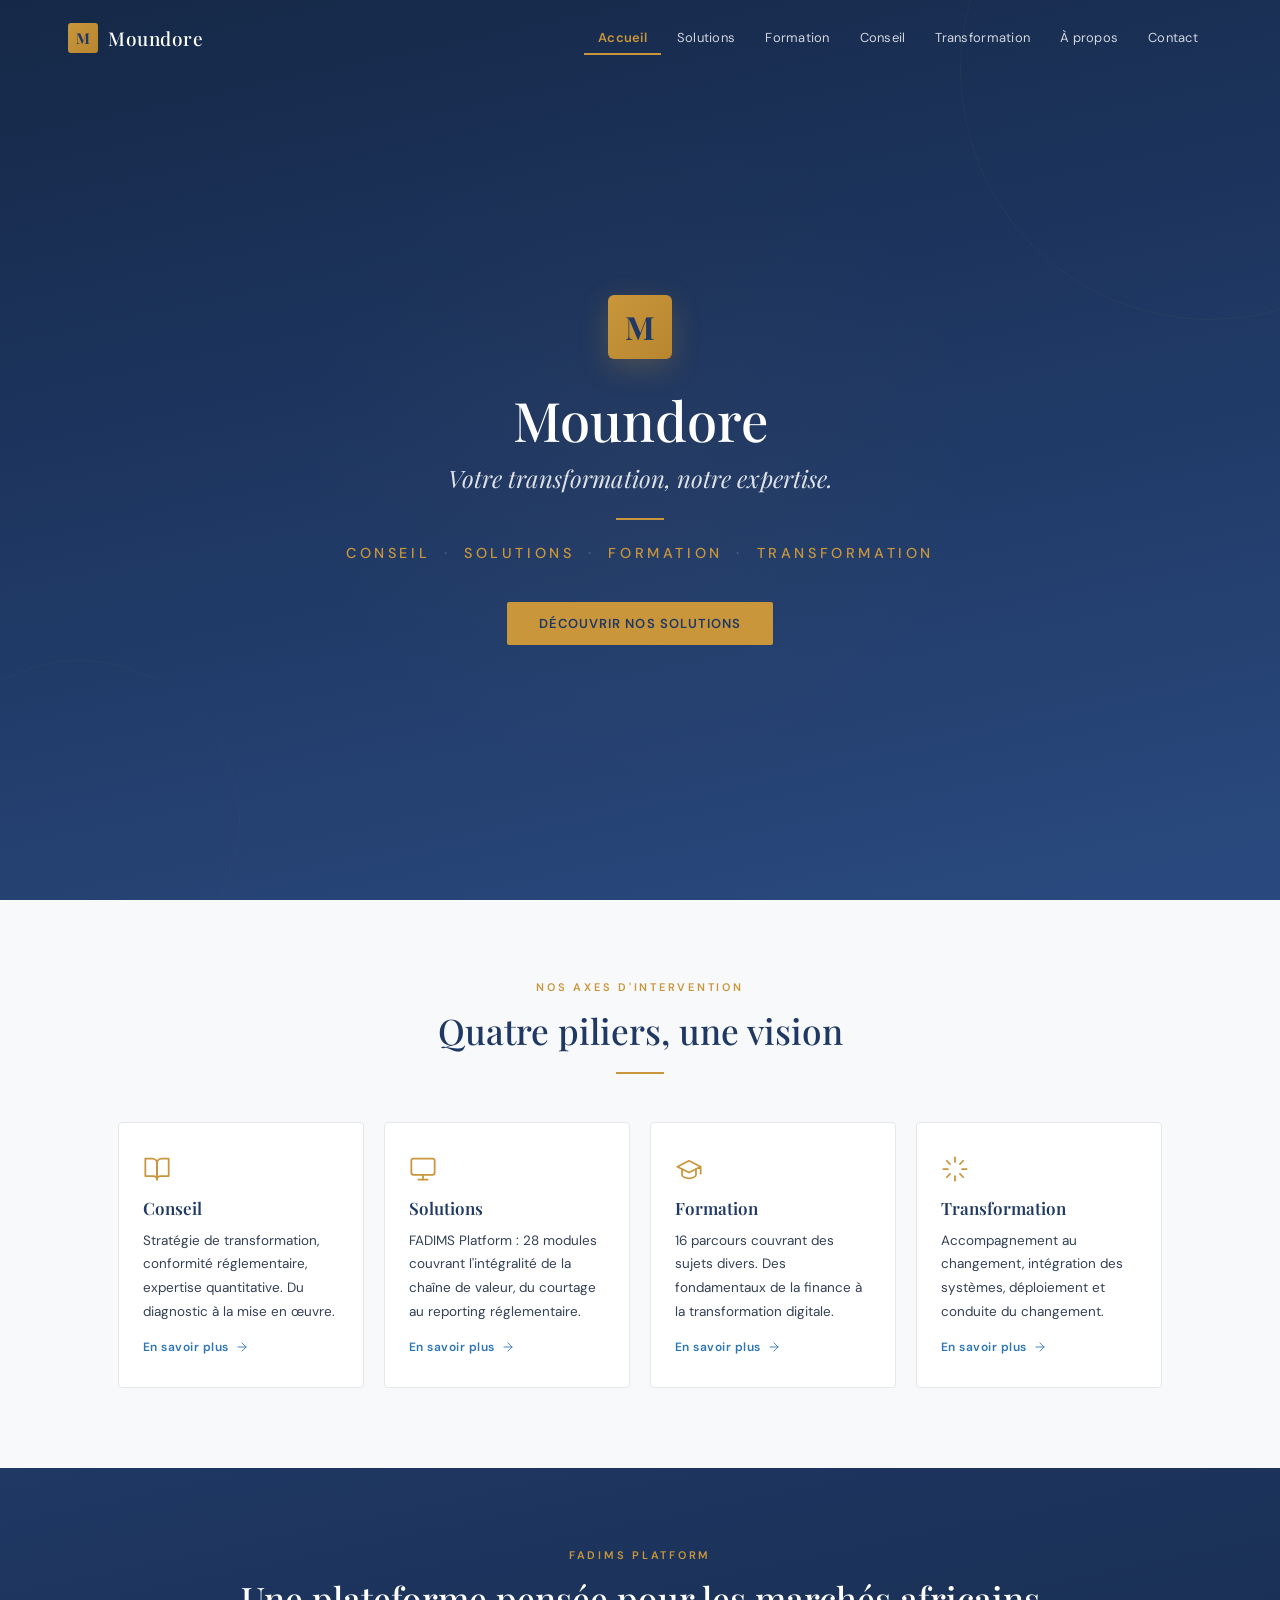
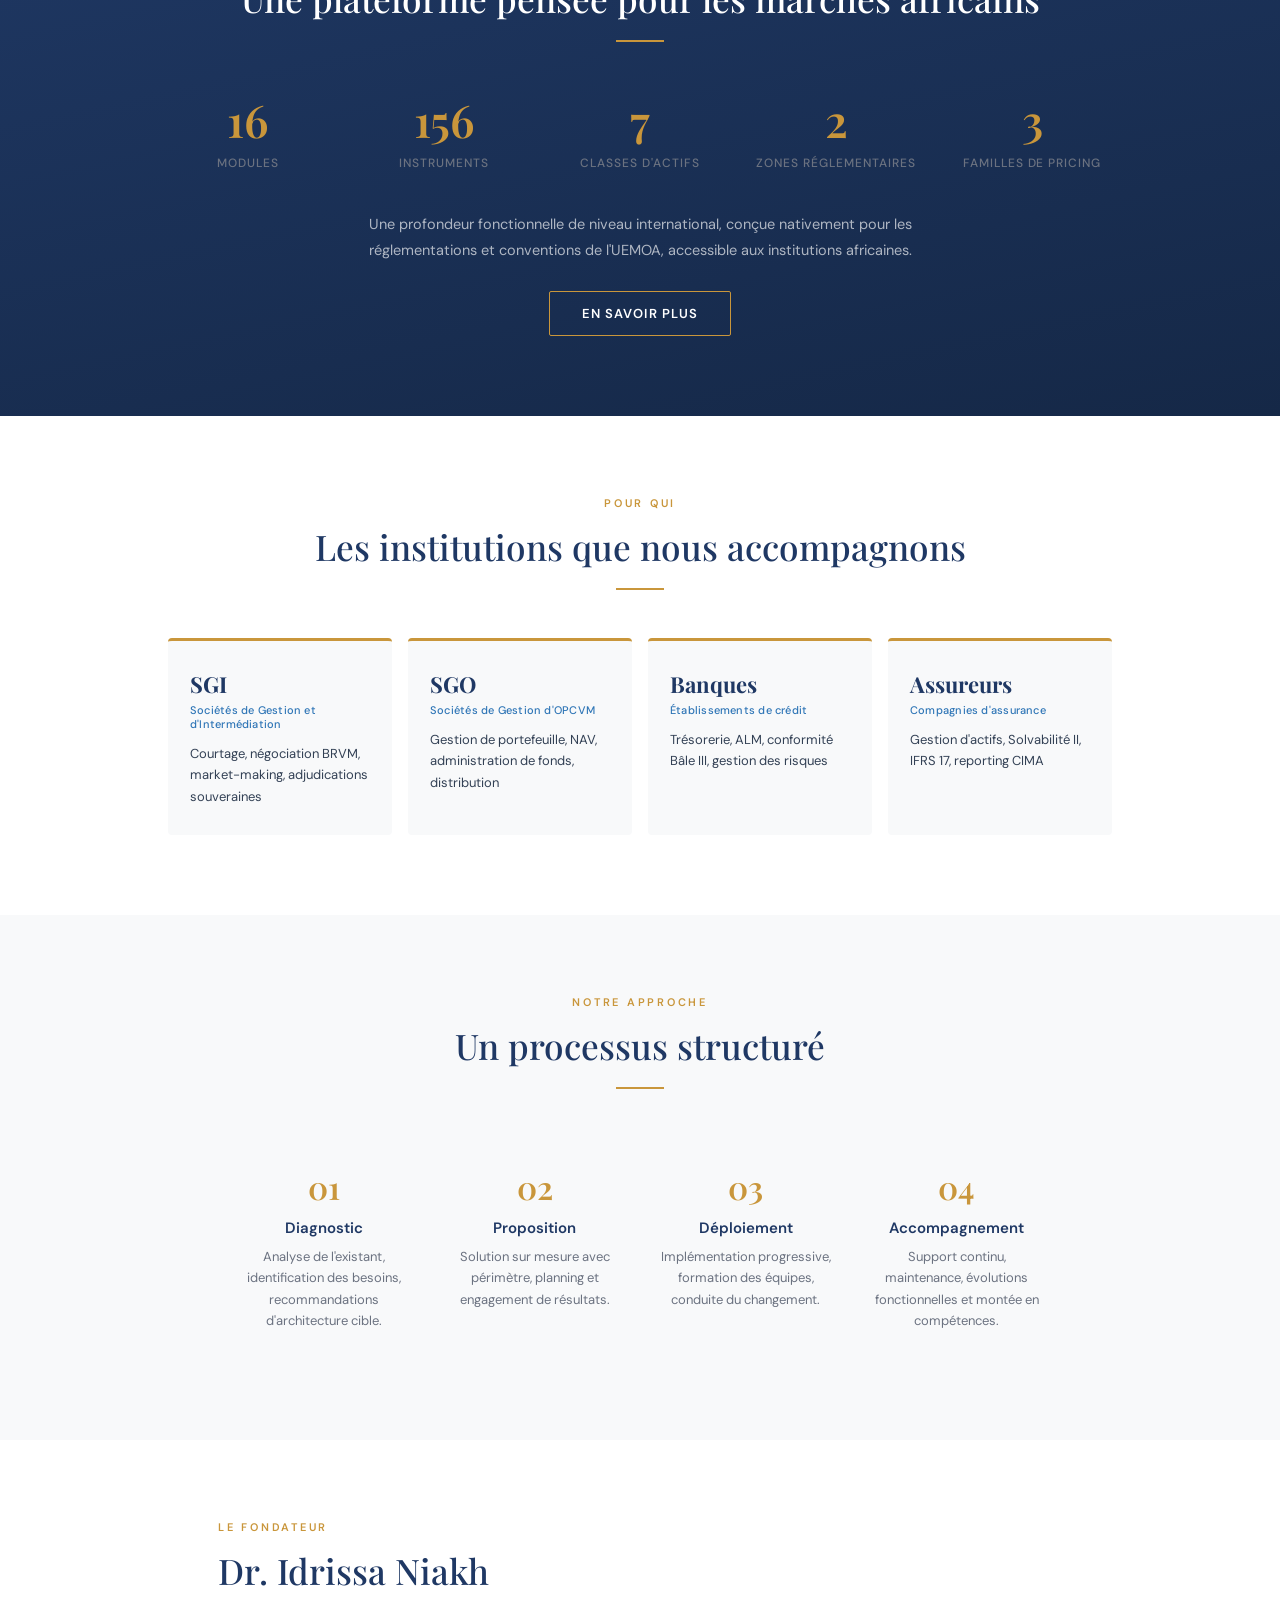
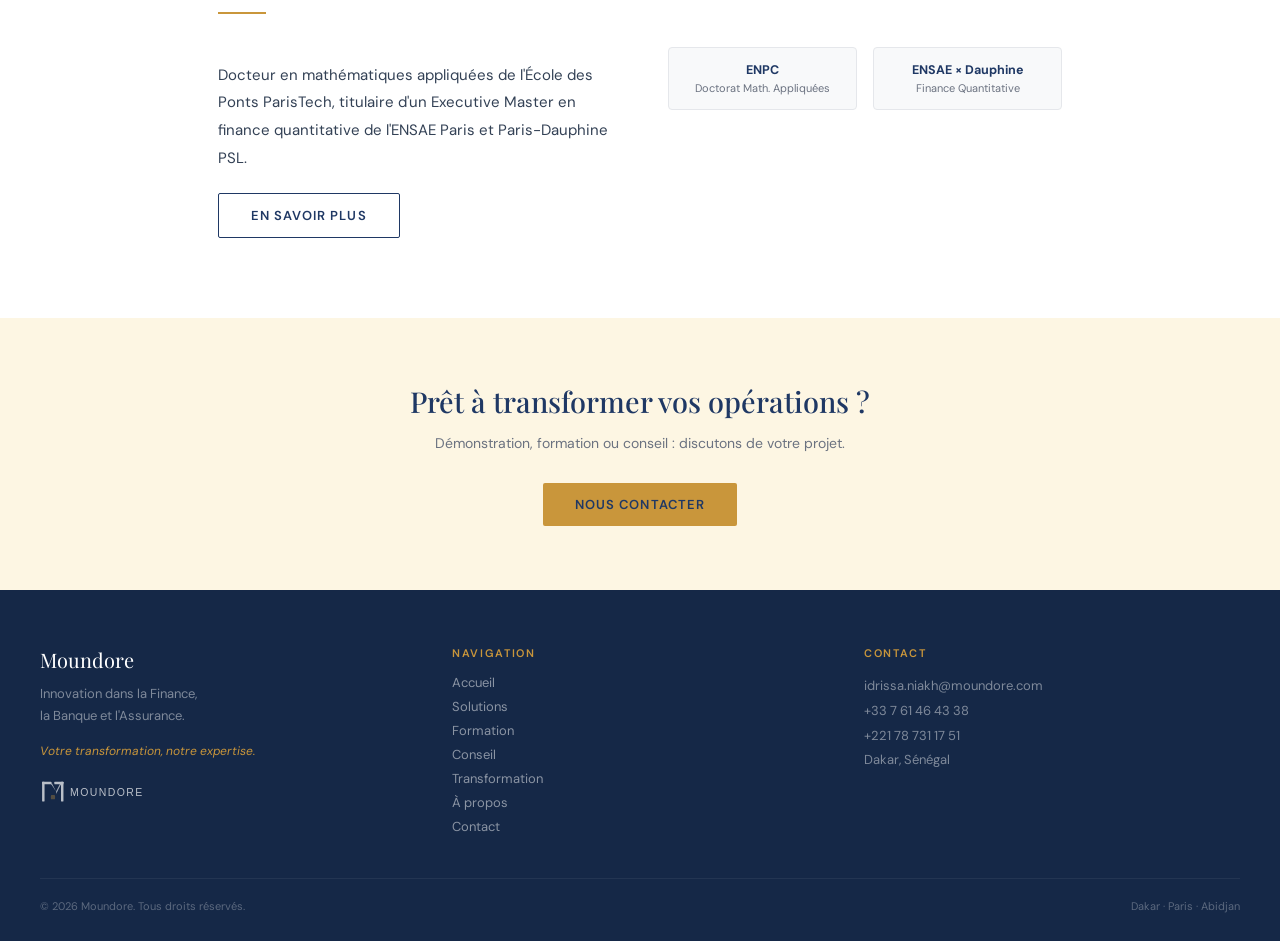
<file: index.html>
<!DOCTYPE html>
<html lang="fr">
<head>
  <meta charset="UTF-8">
  <meta name="viewport" content="width=device-width, initial-scale=1.0">
  <title>Moundore · Conseil · Solutions · Formation · Transformation</title>
  <meta name="description" content="Moundore accompagne les institutions financières africaines dans leur transformation. Conseil, Solutions (FADIMS Platform), Formation et Transformation digitale.">
  <meta property="og:title" content="Moundore · Votre transformation, notre expertise.">
  <meta property="og:description" content="Conseil, Solutions, Formation et Transformation pour les institutions financières africaines.">
  <meta property="og:type" content="website">
  <meta property="og:url" content="https://www.moundore.com">
  <meta property="og:image" content="https://www.moundore.com/assets/moundore_logo.png">
  <link rel="icon" type="image/png" href="assets/moundore_icon.png">
  <link rel="stylesheet" href="css/style.css">
</head>
<body>

<!-- ═══ NAVBAR ═══ -->
<nav class="nav nav--transparent">
  <div class="nav__inner">
    <a href="index.html" class="nav__logo">
      <div class="nav__m">M</div>
      <span class="nav__name">Moundore</span>
    </a>
    <div class="nav__links">
      <a href="index.html" class="nav__link nav__link--active">Accueil</a>
      <a href="solutions.html" class="nav__link">Solutions</a>
      <a href="formation.html" class="nav__link">Formation</a>
      <a href="conseil.html" class="nav__link">Conseil</a>
      <a href="transformation.html" class="nav__link">Transformation</a>
      <a href="apropos.html" class="nav__link">À propos</a>
      <a href="contact.html" class="nav__link">Contact</a>
    </div>
    <button class="nav__hamburger" aria-label="Menu">☰</button>
  </div>
  <div class="nav__mobile" style="display:none">
    <a href="index.html" class="nav__mobile-link nav__mobile-link--active">Accueil</a>
    <a href="solutions.html" class="nav__mobile-link">Solutions</a>
    <a href="formation.html" class="nav__mobile-link">Formation</a>
    <a href="conseil.html" class="nav__mobile-link">Conseil</a>
    <a href="transformation.html" class="nav__mobile-link">Transformation</a>
    <a href="apropos.html" class="nav__mobile-link">À propos</a>
    <a href="contact.html" class="nav__mobile-link">Contact</a>
  </div>
</nav>

<!-- ═══ HERO ═══ -->
<section class="hero">
  <div class="hero__circle1"></div>
  <div class="hero__circle2"></div>
  <div class="hero__glow"></div>
  <div class="reveal">
    <div class="hero__m">M</div>
  </div>
  <div class="reveal reveal--d1">
    <h1 class="hero__title">Moundore</h1>
  </div>
  <div class="reveal reveal--d2">
    <p class="hero__tagline">Votre transformation, notre expertise.</p>
  </div>
  <div class="reveal reveal--d3">
    <div class="gold-line" style="margin-bottom:24px"></div>
  </div>
  <div class="reveal reveal--d4">
    <p class="hero__axes">
      Conseil <span class="hero__axes-sep">·</span>
      Solutions <span class="hero__axes-sep">·</span>
      Formation <span class="hero__axes-sep">·</span>
      Transformation
    </p>
  </div>
  <div class="reveal reveal--d5">
    <a href="solutions.html" class="btn btn--gold">Découvrir nos solutions</a>
  </div>
</section>

<!-- ═══ 4 AXES ═══ -->
<section class="section section--off-white">
  <div class="container--lg">
    <div class="reveal">
      <div class="sh sh--center">
        <div class="sh__label">Nos axes d'intervention</div>
        <h2 class="sh__title">Quatre piliers, une vision</h2>
        <div class="sh__line"></div>
      </div>
    </div>
    <div class="grid grid--4">

      <div class="reveal">
        <a href="conseil.html" class="card card--clickable" style="text-decoration:none">
          <div class="card__icon">
            <svg viewBox="0 0 24 24" fill="none" stroke="currentColor" stroke-width="1.5" stroke-linecap="round" stroke-linejoin="round"><path d="M2 3h6a4 4 0 014 4v14a3 3 0 00-3-3H2z"/><path d="M22 3h-6a4 4 0 00-4 4v14a3 3 0 013-3h7z"/></svg>
          </div>
          <h3 class="card__title">Conseil</h3>
          <p class="card__text">Stratégie de transformation, conformité réglementaire, expertise quantitative. Du diagnostic à la mise en œuvre.</p>
          <div class="card__link">
            En savoir plus
            <svg viewBox="0 0 24 24" fill="none" stroke="currentColor" stroke-width="1.5" stroke-linecap="round" stroke-linejoin="round"><line x1="5" y1="12" x2="19" y2="12"/><polyline points="12 5 19 12 12 19"/></svg>
          </div>
        </a>
      </div>

      <div class="reveal reveal--d1">
        <a href="solutions.html" class="card card--clickable" style="text-decoration:none">
          <div class="card__icon">
            <svg viewBox="0 0 24 24" fill="none" stroke="currentColor" stroke-width="1.5" stroke-linecap="round" stroke-linejoin="round"><rect x="2" y="3" width="20" height="14" rx="2"/><path d="M8 21h8"/><path d="M12 17v4"/></svg>
          </div>
          <h3 class="card__title">Solutions</h3>
          <p class="card__text">FADIMS Platform : 28 modules couvrant l'intégralité de la chaîne de valeur, du courtage au reporting réglementaire.</p>
          <div class="card__link">
            En savoir plus
            <svg viewBox="0 0 24 24" fill="none" stroke="currentColor" stroke-width="1.5" stroke-linecap="round" stroke-linejoin="round"><line x1="5" y1="12" x2="19" y2="12"/><polyline points="12 5 19 12 12 19"/></svg>
          </div>
        </a>
      </div>

      <div class="reveal reveal--d2">
        <a href="formation.html" class="card card--clickable" style="text-decoration:none">
          <div class="card__icon">
            <svg viewBox="0 0 24 24" fill="none" stroke="currentColor" stroke-width="1.5" stroke-linecap="round" stroke-linejoin="round"><path d="M22 10v6M2 10l10-5 10 5-10 5z"/><path d="M6 12v5c0 1.7 2.7 3 6 3s6-1.3 6-3v-5"/></svg>
          </div>
          <h3 class="card__title">Formation</h3>
          <p class="card__text">16 parcours couvrant des sujets divers. Des fondamentaux de la finance à la transformation digitale.</p>
          <div class="card__link">
            En savoir plus
            <svg viewBox="0 0 24 24" fill="none" stroke="currentColor" stroke-width="1.5" stroke-linecap="round" stroke-linejoin="round"><line x1="5" y1="12" x2="19" y2="12"/><polyline points="12 5 19 12 12 19"/></svg>
          </div>
        </a>
      </div>

      <div class="reveal reveal--d3">
        <a href="transformation.html" class="card card--clickable" style="text-decoration:none">
          <div class="card__icon">
            <svg viewBox="0 0 24 24" fill="none" stroke="currentColor" stroke-width="1.5" stroke-linecap="round" stroke-linejoin="round"><path d="M12 2v4M12 18v4M4.93 4.93l2.83 2.83M16.24 16.24l2.83 2.83M2 12h4M18 12h4M4.93 19.07l2.83-2.83M16.24 7.76l2.83-2.83"/></svg>
          </div>
          <h3 class="card__title">Transformation</h3>
          <p class="card__text">Accompagnement au changement, intégration des systèmes, déploiement et conduite du changement.</p>
          <div class="card__link">
            En savoir plus
            <svg viewBox="0 0 24 24" fill="none" stroke="currentColor" stroke-width="1.5" stroke-linecap="round" stroke-linejoin="round"><line x1="5" y1="12" x2="19" y2="12"/><polyline points="12 5 19 12 12 19"/></svg>
          </div>
        </a>
      </div>

    </div>
  </div>
</section>

<!-- ═══ FADIMS CHIFFRES ═══ -->
<section class="section section--navy">
  <div class="container--md">
    <div class="reveal">
      <div class="sh sh--center sh--light">
        <div class="sh__label">FADIMS Platform</div>
        <h2 class="sh__title">Une plateforme pensée pour les marchés africains</h2>
        <div class="sh__line"></div>
      </div>
    </div>
    <div class="grid grid--stats mb-40">
      <div class="reveal"><div class="stat"><div class="stat__value" data-count="28">0</div><div class="stat__label">Modules</div></div></div>
      <div class="reveal reveal--d1"><div class="stat"><div class="stat__value" data-count="244">0</div><div class="stat__label">Instruments</div></div></div>
      <div class="reveal reveal--d2"><div class="stat"><div class="stat__value" data-count="13">0</div><div class="stat__label">Classes d'actifs</div></div></div>
      <div class="reveal reveal--d3"><div class="stat"><div class="stat__value" data-count="4">0</div><div class="stat__label">Zones réglementaires</div></div></div>
      <div class="reveal reveal--d4"><div class="stat"><div class="stat__value" data-count="6">0</div><div class="stat__label">Familles de pricing</div></div></div>
    </div>
    <div class="reveal reveal--d4">
      <p class="text-body--light text-center mb-28">Une profondeur fonctionnelle de niveau international, conçue nativement pour les réglementations et conventions de l'UEMOA, accessible aux institutions africaines.</p>
    </div>
    <div class="reveal reveal--d5 text-center">
      <a href="solutions.html" class="btn btn--outline">En savoir plus</a>
    </div>
  </div>
</section>

<!-- ═══ POUR QUI ═══ -->
<section class="section section--white">
  <div class="container--md">
    <div class="reveal">
      <div class="sh sh--center">
        <div class="sh__label">Pour qui</div>
        <h2 class="sh__title">Les institutions que nous accompagnons</h2>
        <div class="sh__line"></div>
      </div>
    </div>
    <div class="grid grid--clients">
      <div class="reveal"><div class="client-card"><div class="client-card__title">SGI</div><div class="client-card__sub">Sociétés de Gestion et d'Intermédiation</div><p class="client-card__text">Courtage, négociation BRVM, market-making, adjudications souveraines</p></div></div>
      <div class="reveal reveal--d1"><div class="client-card"><div class="client-card__title">SGO</div><div class="client-card__sub">Sociétés de Gestion d'OPCVM</div><p class="client-card__text">Gestion de portefeuille, NAV, administration de fonds, distribution</p></div></div>
      <div class="reveal reveal--d2"><div class="client-card"><div class="client-card__title">Banques</div><div class="client-card__sub">Établissements de crédit</div><p class="client-card__text">Trésorerie, ALM, conformité Bâle III, gestion des risques</p></div></div>
      <div class="reveal reveal--d3"><div class="client-card"><div class="client-card__title">Assureurs</div><div class="client-card__sub">Compagnies d'assurance</div><p class="client-card__text">Gestion d'actifs, Solvabilité II, IFRS 17, reporting CIMA</p></div></div>
    </div>
  </div>
</section>

<!-- ═══ NOTRE APPROCHE ═══ -->
<section class="section section--off-white">
  <div class="container--md" style="max-width:900px">
    <div class="reveal">
      <div class="sh sh--center">
        <div class="sh__label">Notre approche</div>
        <h2 class="sh__title">Un processus structuré</h2>
        <div class="sh__line"></div>
      </div>
    </div>
    <div class="grid grid--process">
      <div class="reveal"><div class="process-step"><div class="process-step__num">01</div><h4 class="process-step__title">Diagnostic</h4><p class="process-step__text">Analyse de l'existant, identification des besoins, recommandations d'architecture cible.</p></div></div>
      <div class="reveal reveal--d1"><div class="process-step"><div class="process-step__num">02</div><h4 class="process-step__title">Proposition</h4><p class="process-step__text">Solution sur mesure avec périmètre, planning et engagement de résultats.</p></div></div>
      <div class="reveal reveal--d2"><div class="process-step"><div class="process-step__num">03</div><h4 class="process-step__title">Déploiement</h4><p class="process-step__text">Implémentation progressive, formation des équipes, conduite du changement.</p></div></div>
      <div class="reveal reveal--d3"><div class="process-step"><div class="process-step__num">04</div><h4 class="process-step__title">Accompagnement</h4><p class="process-step__text">Support continu, maintenance, évolutions fonctionnelles et montée en compétences.</p></div></div>
    </div>
  </div>
</section>

<!-- ═══ FONDATEUR TEASER ═══ -->
<section class="section section--white">
  <div class="container--md" style="max-width:900px">
    <div class="grid grid--2 grid--align-center">
      <div class="reveal">
        <div class="sh sh--left">
          <div class="sh__label">Le fondateur</div>
          <h2 class="sh__title">Dr. Idrissa Niakh</h2>
          <div class="sh__line"></div>
        </div>
        <p class="text-body mb-20">Docteur en mathématiques appliquées de l'École des Ponts ParisTech, titulaire d'un Executive Master en finance quantitative de l'ENSAE Paris et Paris-Dauphine PSL.</p>
        <a href="apropos.html" class="btn btn--navy">En savoir plus</a>
      </div>
      <div class="reveal reveal--d2">
        <div class="grid grid--2eq">
          <div class="cred-box cred-box--offwhite"><div class="cred-box__label">ENPC</div><div class="cred-box__detail">Doctorat Math. Appliquées</div></div>
          <div class="cred-box cred-box--offwhite"><div class="cred-box__label">ENSAE × Dauphine</div><div class="cred-box__detail">Finance Quantitative</div></div>
        </div>
      </div>
    </div>
  </div>
</section>

<!-- ═══ CTA ═══ -->
<section class="cta-band">
  <div class="reveal">
    <h2 class="cta-band__title">Prêt à transformer vos opérations ?</h2>
    <p class="cta-band__text">Démonstration, formation ou conseil : discutons de votre projet.</p>
    <a href="contact.html" class="btn btn--gold">Nous contacter</a>
  </div>
</section>

<!-- ═══ FOOTER ═══ -->
<footer class="footer">
  <div class="footer__grid">
    <div>
      <div class="footer__brand">Moundore</div>
      <p class="footer__desc">Innovation dans la Finance,<br>la Banque et l'Assurance.</p>
      <div class="footer__tagline">Votre transformation, notre expertise.</div>
      <div class="footer__logo"><img src="assets/moundore_logo_white.svg" alt="Moundore"></div>
    </div>
    <div>
      <div class="footer__heading">Navigation</div>
      <a href="index.html" class="footer__link">Accueil</a>
      <a href="solutions.html" class="footer__link">Solutions</a>
      <a href="formation.html" class="footer__link">Formation</a>
      <a href="conseil.html" class="footer__link">Conseil</a>
      <a href="transformation.html" class="footer__link">Transformation</a>
      <a href="apropos.html" class="footer__link">À propos</a>
      <a href="contact.html" class="footer__link">Contact</a>
    </div>
    <div>
      <div class="footer__heading">Contact</div>
      <p class="footer__contact">idrissa.niakh@moundore.com<br>+33 7 61 46 43 38<br>+221 78 731 17 51<br>Dakar, Sénégal</p>
    </div>
  </div>
  <div class="footer__bottom">
    <span>© 2026 Moundore. Tous droits réservés.</span>
    <span>Dakar · Paris · Abidjan</span>
  </div>
</footer>

<script src="js/main.js"></script>
</body>
</html>
</file>
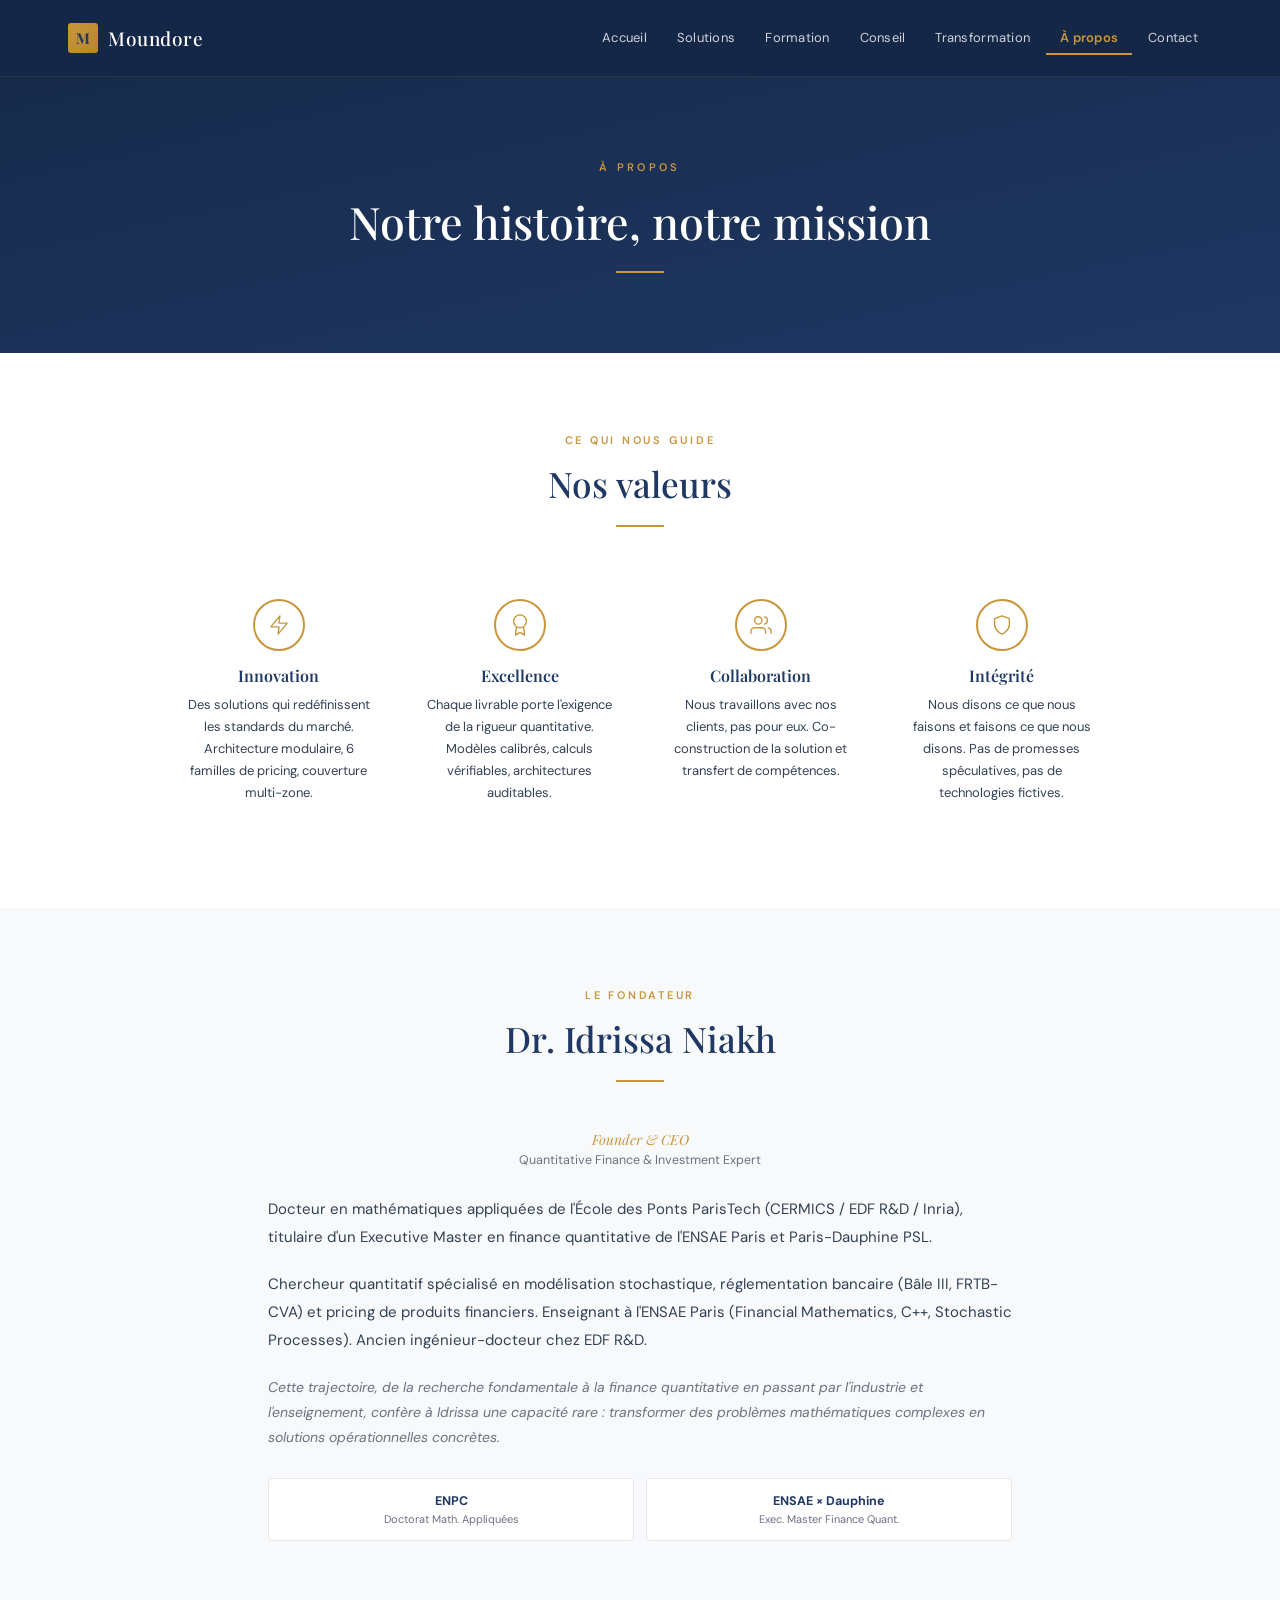
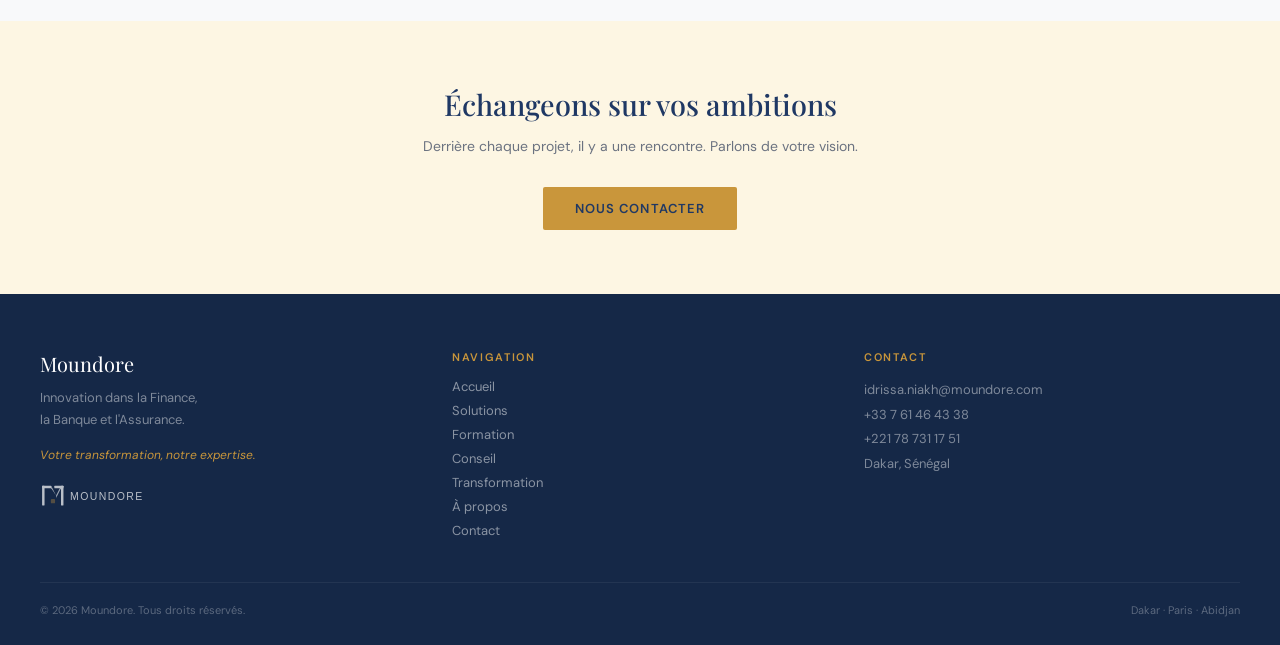
<file: apropos.html>
<!DOCTYPE html>
<html lang="fr">
<head>
  <meta charset="UTF-8">
  <meta name="viewport" content="width=device-width, initial-scale=1.0">
  <title>À propos · Moundore</title>
  <meta name="description" content="Moundore : Innovation, Excellence, Collaboration, Intégrité. Fondée par le Dr. Idrissa Niakh, expert en finance quantitative.">
  <link rel="icon" type="image/png" href="assets/moundore_icon.png">
  <link rel="stylesheet" href="css/style.css">
</head>
<body>

<nav class="nav nav--solid"><div class="nav__inner"><a href="index.html" class="nav__logo"><div class="nav__m">M</div><span class="nav__name">Moundore</span></a><div class="nav__links"><a href="index.html" class="nav__link">Accueil</a><a href="solutions.html" class="nav__link">Solutions</a><a href="formation.html" class="nav__link">Formation</a><a href="conseil.html" class="nav__link">Conseil</a><a href="transformation.html" class="nav__link">Transformation</a><a href="apropos.html" class="nav__link nav__link--active">À propos</a><a href="contact.html" class="nav__link">Contact</a></div><button class="nav__hamburger" aria-label="Menu">☰</button></div><div class="nav__mobile" style="display:none"><a href="index.html" class="nav__mobile-link">Accueil</a><a href="solutions.html" class="nav__mobile-link">Solutions</a><a href="formation.html" class="nav__mobile-link">Formation</a><a href="conseil.html" class="nav__mobile-link">Conseil</a><a href="transformation.html" class="nav__mobile-link">Transformation</a><a href="apropos.html" class="nav__mobile-link nav__mobile-link--active">À propos</a><a href="contact.html" class="nav__mobile-link">Contact</a></div></nav>

<section class="page-hero">
  <div class="reveal"><div class="page-hero__label">À propos</div></div>
  <div class="reveal reveal--d1"><h1 class="page-hero__title">Notre histoire, notre mission</h1></div>
  <div class="reveal reveal--d2"><div class="gold-line"></div></div>
</section>

<!-- VALEURS -->
<section class="section section--white">
  <div class="container--md">
    <div class="reveal"><div class="sh sh--center"><div class="sh__label">Ce qui nous guide</div><h2 class="sh__title">Nos valeurs</h2><div class="sh__line"></div></div></div>
    <div class="grid grid--valeurs">
      <div class="reveal"><div class="valeur"><div class="valeur__circle"><svg viewBox="0 0 24 24" fill="none" stroke="currentColor" stroke-width="1.5" stroke-linecap="round" stroke-linejoin="round"><polygon points="13 2 3 14 12 14 11 22 21 10 12 10 13 2"/></svg></div><h3 class="valeur__name">Innovation</h3><p class="valeur__text">Des solutions qui redéfinissent les standards du marché. Architecture modulaire, 6 familles de pricing, couverture multi-zone.</p></div></div>
      <div class="reveal reveal--d1"><div class="valeur"><div class="valeur__circle"><svg viewBox="0 0 24 24" fill="none" stroke="currentColor" stroke-width="1.5" stroke-linecap="round" stroke-linejoin="round"><circle cx="12" cy="8" r="7"/><polyline points="8.21 13.89 7 23 12 20 17 23 15.79 13.88"/></svg></div><h3 class="valeur__name">Excellence</h3><p class="valeur__text">Chaque livrable porte l'exigence de la rigueur quantitative. Modèles calibrés, calculs vérifiables, architectures auditables.</p></div></div>
      <div class="reveal reveal--d2"><div class="valeur"><div class="valeur__circle"><svg viewBox="0 0 24 24" fill="none" stroke="currentColor" stroke-width="1.5" stroke-linecap="round" stroke-linejoin="round"><path d="M17 21v-2a4 4 0 00-4-4H5a4 4 0 00-4 4v2"/><circle cx="9" cy="7" r="4"/><path d="M23 21v-2a4 4 0 00-3-3.87M16 3.13a4 4 0 010 7.75"/></svg></div><h3 class="valeur__name">Collaboration</h3><p class="valeur__text">Nous travaillons avec nos clients, pas pour eux. Co-construction de la solution et transfert de compétences.</p></div></div>
      <div class="reveal reveal--d3"><div class="valeur"><div class="valeur__circle"><svg viewBox="0 0 24 24" fill="none" stroke="currentColor" stroke-width="1.5" stroke-linecap="round" stroke-linejoin="round"><path d="M12 22s8-4 8-10V5l-8-3-8 3v7c0 6 8 10 8 10z"/></svg></div><h3 class="valeur__name">Intégrité</h3><p class="valeur__text">Nous disons ce que nous faisons et faisons ce que nous disons. Pas de promesses spéculatives, pas de technologies fictives.</p></div></div>
    </div>
  </div>
</section>

<!-- FONDATEUR -->
<section class="section section--off-white">
  <div class="container--sm">
    <div class="reveal"><div class="sh sh--center"><div class="sh__label">Le fondateur</div><h2 class="sh__title">Dr. Idrissa Niakh</h2><div class="sh__line"></div></div></div>
    <div class="reveal reveal--d1 text-center mb-28">
      <div class="founder__role">Founder & CEO</div>
      <div class="founder__sub">Quantitative Finance & Investment Expert</div>
    </div>
    <div class="reveal reveal--d2">
      <p class="text-body mb-20">Docteur en mathématiques appliquées de l'École des Ponts ParisTech (CERMICS / EDF R&D / Inria), titulaire d'un Executive Master en finance quantitative de l'ENSAE Paris et Paris-Dauphine PSL.</p>
    </div>
    <div class="reveal reveal--d3">
      <p class="text-body mb-20">Chercheur quantitatif spécialisé en modélisation stochastique, réglementation bancaire (Bâle III, FRTB-CVA) et pricing de produits financiers. Enseignant à l'ENSAE Paris (Financial Mathematics, C++, Stochastic Processes). Ancien ingénieur-docteur chez EDF R&D.</p>
    </div>
    <div class="reveal reveal--d4">
      <p class="text-body--sm text-italic mb-28">Cette trajectoire, de la recherche fondamentale à la finance quantitative en passant par l'industrie et l'enseignement, confère à Idrissa une capacité rare : transformer des problèmes mathématiques complexes en solutions opérationnelles concrètes.</p>
    </div>
    <div class="reveal reveal--d5">
      <div class="grid grid--credentials">
        <div class="cred-box"><div class="cred-box__label">ENPC</div><div class="cred-box__detail">Doctorat Math. Appliquées</div></div>
        <div class="cred-box"><div class="cred-box__label">ENSAE × Dauphine</div><div class="cred-box__detail">Exec. Master Finance Quant.</div></div>
      </div>
    </div>
  </div>
</section>

<!-- CTA -->
<section class="cta-band"><div class="reveal"><h2 class="cta-band__title">Échangeons sur vos ambitions</h2><p class="cta-band__text">Derrière chaque projet, il y a une rencontre. Parlons de votre vision.</p><a href="contact.html" class="btn btn--gold">Nous contacter</a></div></section>

<footer class="footer"><div class="footer__grid"><div><div class="footer__brand">Moundore</div><p class="footer__desc">Innovation dans la Finance,<br>la Banque et l'Assurance.</p><div class="footer__tagline">Votre transformation, notre expertise.</div><div class="footer__logo"><img src="assets/moundore_logo_white.svg" alt="Moundore"></div></div><div><div class="footer__heading">Navigation</div><a href="index.html" class="footer__link">Accueil</a><a href="solutions.html" class="footer__link">Solutions</a><a href="formation.html" class="footer__link">Formation</a><a href="conseil.html" class="footer__link">Conseil</a><a href="transformation.html" class="footer__link">Transformation</a><a href="apropos.html" class="footer__link">À propos</a><a href="contact.html" class="footer__link">Contact</a></div><div><div class="footer__heading">Contact</div><p class="footer__contact">idrissa.niakh@moundore.com<br>+33 7 61 46 43 38<br>+221 78 731 17 51<br>Dakar, Sénégal</p></div></div><div class="footer__bottom"><span>© 2026 Moundore. Tous droits réservés.</span><span>Dakar · Paris · Abidjan</span></div></footer>

<script src="js/main.js"></script>
</body>
</html>
</file>
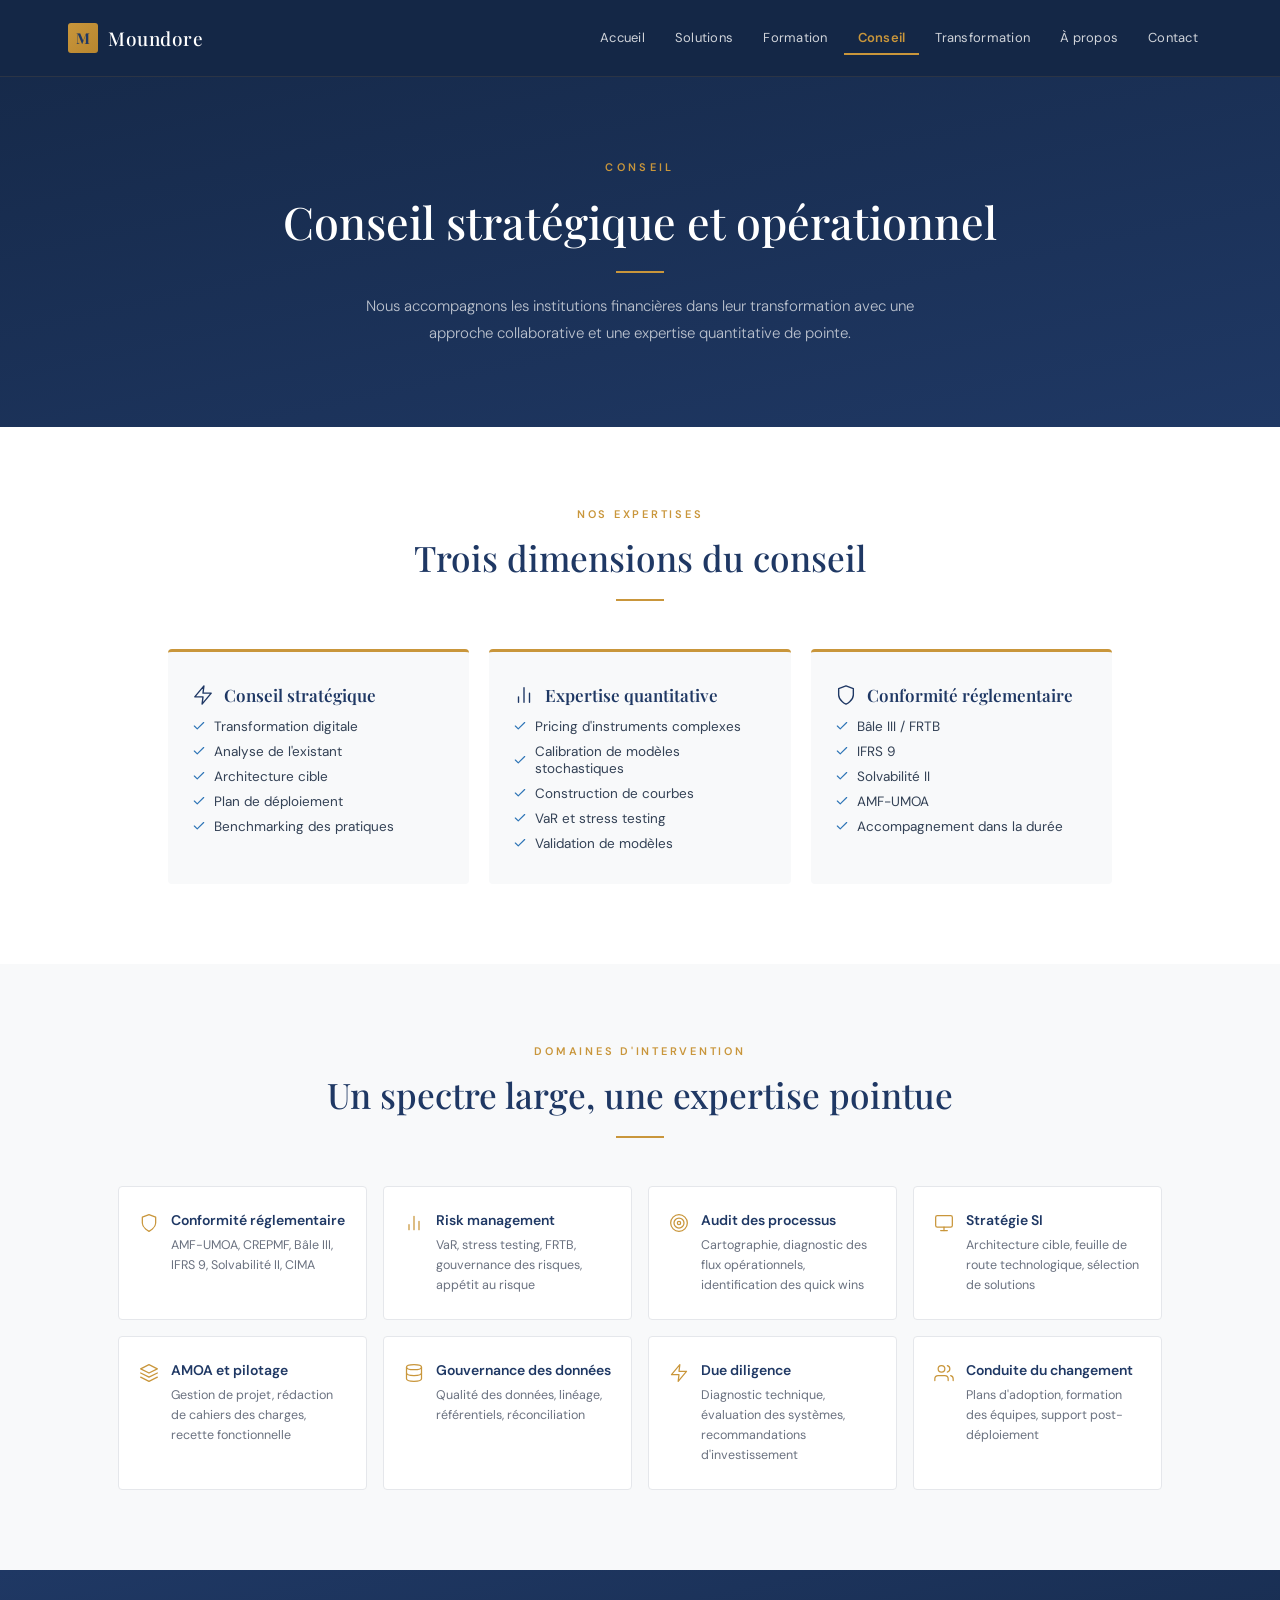
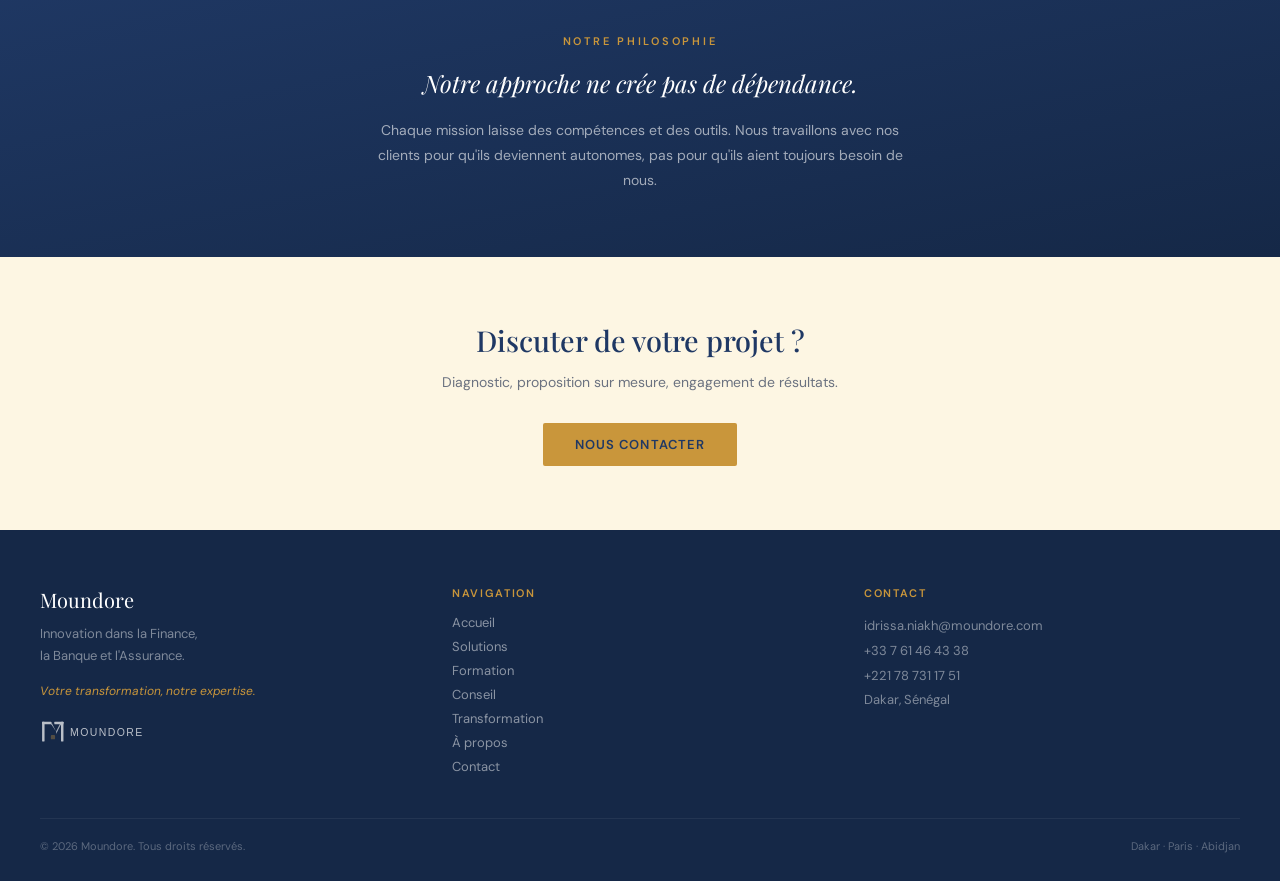
<file: conseil.html>
<!DOCTYPE html>
<html lang="fr">
<head>
  <meta charset="UTF-8">
  <meta name="viewport" content="width=device-width, initial-scale=1.0">
  <title>Conseil stratégique et opérationnel · Moundore</title>
  <meta name="description" content="Conseil stratégique, expertise quantitative et conformité réglementaire pour les institutions financières africaines.">
  <link rel="icon" type="image/png" href="assets/moundore_icon.png">
  <link rel="stylesheet" href="css/style.css">
</head>
<body>

<nav class="nav nav--solid"><div class="nav__inner"><a href="index.html" class="nav__logo"><div class="nav__m">M</div><span class="nav__name">Moundore</span></a><div class="nav__links"><a href="index.html" class="nav__link">Accueil</a><a href="solutions.html" class="nav__link">Solutions</a><a href="formation.html" class="nav__link">Formation</a><a href="conseil.html" class="nav__link nav__link--active">Conseil</a><a href="transformation.html" class="nav__link">Transformation</a><a href="apropos.html" class="nav__link">À propos</a><a href="contact.html" class="nav__link">Contact</a></div><button class="nav__hamburger" aria-label="Menu">☰</button></div><div class="nav__mobile" style="display:none"><a href="index.html" class="nav__mobile-link">Accueil</a><a href="solutions.html" class="nav__mobile-link">Solutions</a><a href="formation.html" class="nav__mobile-link">Formation</a><a href="conseil.html" class="nav__mobile-link nav__mobile-link--active">Conseil</a><a href="transformation.html" class="nav__mobile-link">Transformation</a><a href="apropos.html" class="nav__mobile-link">À propos</a><a href="contact.html" class="nav__mobile-link">Contact</a></div></nav>

<section class="page-hero">
  <div class="reveal"><div class="page-hero__label">Conseil</div></div>
  <div class="reveal reveal--d1"><h1 class="page-hero__title">Conseil stratégique et opérationnel</h1></div>
  <div class="reveal reveal--d2"><div class="gold-line"></div></div>
  <div class="reveal reveal--d3"><p class="page-hero__text">Nous accompagnons les institutions financières dans leur transformation avec une approche collaborative et une expertise quantitative de pointe.</p></div>
</section>

<!-- 3 AXES -->
<section class="section section--white">
  <div class="container--md">
    <div class="reveal"><div class="sh sh--center"><div class="sh__label">Nos expertises</div><h2 class="sh__title">Trois dimensions du conseil</h2><div class="sh__line"></div></div></div>
    <div class="grid grid--3">
      <div class="reveal"><div class="card card--top-gold" style="height:100%"><div class="card__icon--inline"><svg viewBox="0 0 24 24" fill="none" stroke="currentColor" stroke-width="1.5" stroke-linecap="round" stroke-linejoin="round"><polygon points="13 2 3 14 12 14 11 22 21 10 12 10 13 2"/></svg><h3 class="card__title" style="margin:0">Conseil stratégique</h3></div><div class="check-items"><div class="check-item"><svg viewBox="0 0 24 24" fill="none" stroke="currentColor" stroke-width="2" stroke-linecap="round" stroke-linejoin="round"><polyline points="20 6 9 17 4 12"/></svg><span>Transformation digitale</span></div><div class="check-item"><svg viewBox="0 0 24 24" fill="none" stroke="currentColor" stroke-width="2" stroke-linecap="round" stroke-linejoin="round"><polyline points="20 6 9 17 4 12"/></svg><span>Analyse de l'existant</span></div><div class="check-item"><svg viewBox="0 0 24 24" fill="none" stroke="currentColor" stroke-width="2" stroke-linecap="round" stroke-linejoin="round"><polyline points="20 6 9 17 4 12"/></svg><span>Architecture cible</span></div><div class="check-item"><svg viewBox="0 0 24 24" fill="none" stroke="currentColor" stroke-width="2" stroke-linecap="round" stroke-linejoin="round"><polyline points="20 6 9 17 4 12"/></svg><span>Plan de déploiement</span></div><div class="check-item"><svg viewBox="0 0 24 24" fill="none" stroke="currentColor" stroke-width="2" stroke-linecap="round" stroke-linejoin="round"><polyline points="20 6 9 17 4 12"/></svg><span>Benchmarking des pratiques</span></div></div></div></div>
      <div class="reveal reveal--d1"><div class="card card--top-gold" style="height:100%"><div class="card__icon--inline"><svg viewBox="0 0 24 24" fill="none" stroke="currentColor" stroke-width="1.5" stroke-linecap="round" stroke-linejoin="round"><path d="M18 20V10M12 20V4M6 20v-6"/></svg><h3 class="card__title" style="margin:0">Expertise quantitative</h3></div><div class="check-items"><div class="check-item"><svg viewBox="0 0 24 24" fill="none" stroke="currentColor" stroke-width="2" stroke-linecap="round" stroke-linejoin="round"><polyline points="20 6 9 17 4 12"/></svg><span>Pricing d'instruments complexes</span></div><div class="check-item"><svg viewBox="0 0 24 24" fill="none" stroke="currentColor" stroke-width="2" stroke-linecap="round" stroke-linejoin="round"><polyline points="20 6 9 17 4 12"/></svg><span>Calibration de modèles stochastiques</span></div><div class="check-item"><svg viewBox="0 0 24 24" fill="none" stroke="currentColor" stroke-width="2" stroke-linecap="round" stroke-linejoin="round"><polyline points="20 6 9 17 4 12"/></svg><span>Construction de courbes</span></div><div class="check-item"><svg viewBox="0 0 24 24" fill="none" stroke="currentColor" stroke-width="2" stroke-linecap="round" stroke-linejoin="round"><polyline points="20 6 9 17 4 12"/></svg><span>VaR et stress testing</span></div><div class="check-item"><svg viewBox="0 0 24 24" fill="none" stroke="currentColor" stroke-width="2" stroke-linecap="round" stroke-linejoin="round"><polyline points="20 6 9 17 4 12"/></svg><span>Validation de modèles</span></div></div></div></div>
      <div class="reveal reveal--d2"><div class="card card--top-gold" style="height:100%"><div class="card__icon--inline"><svg viewBox="0 0 24 24" fill="none" stroke="currentColor" stroke-width="1.5" stroke-linecap="round" stroke-linejoin="round"><path d="M12 22s8-4 8-10V5l-8-3-8 3v7c0 6 8 10 8 10z"/></svg><h3 class="card__title" style="margin:0">Conformité réglementaire</h3></div><div class="check-items"><div class="check-item"><svg viewBox="0 0 24 24" fill="none" stroke="currentColor" stroke-width="2" stroke-linecap="round" stroke-linejoin="round"><polyline points="20 6 9 17 4 12"/></svg><span>Bâle III / FRTB</span></div><div class="check-item"><svg viewBox="0 0 24 24" fill="none" stroke="currentColor" stroke-width="2" stroke-linecap="round" stroke-linejoin="round"><polyline points="20 6 9 17 4 12"/></svg><span>IFRS 9</span></div><div class="check-item"><svg viewBox="0 0 24 24" fill="none" stroke="currentColor" stroke-width="2" stroke-linecap="round" stroke-linejoin="round"><polyline points="20 6 9 17 4 12"/></svg><span>Solvabilité II</span></div><div class="check-item"><svg viewBox="0 0 24 24" fill="none" stroke="currentColor" stroke-width="2" stroke-linecap="round" stroke-linejoin="round"><polyline points="20 6 9 17 4 12"/></svg><span>AMF-UMOA</span></div><div class="check-item"><svg viewBox="0 0 24 24" fill="none" stroke="currentColor" stroke-width="2" stroke-linecap="round" stroke-linejoin="round"><polyline points="20 6 9 17 4 12"/></svg><span>Accompagnement dans la durée</span></div></div></div></div>
    </div>
  </div>
</section>

<!-- 8 SERVICES -->
<section class="section section--off-white">
  <div class="container--lg">
    <div class="reveal"><div class="sh sh--center"><div class="sh__label">Domaines d'intervention</div><h2 class="sh__title">Un spectre large, une expertise pointue</h2><div class="sh__line"></div></div></div>
    <div class="grid grid--services">
      <div class="reveal"><div class="service-card"><div class="service-card__icon"><svg viewBox="0 0 24 24" fill="none" stroke="currentColor" stroke-width="1.5" stroke-linecap="round" stroke-linejoin="round"><path d="M12 22s8-4 8-10V5l-8-3-8 3v7c0 6 8 10 8 10z"/></svg></div><div><div class="service-card__title">Conformité réglementaire</div><p class="service-card__text">AMF-UMOA, CREPMF, Bâle III, IFRS 9, Solvabilité II, CIMA</p></div></div></div>
      <div class="reveal reveal--d1"><div class="service-card"><div class="service-card__icon"><svg viewBox="0 0 24 24" fill="none" stroke="currentColor" stroke-width="1.5" stroke-linecap="round" stroke-linejoin="round"><path d="M18 20V10M12 20V4M6 20v-6"/></svg></div><div><div class="service-card__title">Risk management</div><p class="service-card__text">VaR, stress testing, FRTB, gouvernance des risques, appétit au risque</p></div></div></div>
      <div class="reveal reveal--d2"><div class="service-card"><div class="service-card__icon"><svg viewBox="0 0 24 24" fill="none" stroke="currentColor" stroke-width="1.5" stroke-linecap="round" stroke-linejoin="round"><circle cx="12" cy="12" r="10"/><circle cx="12" cy="12" r="6"/><circle cx="12" cy="12" r="2"/></svg></div><div><div class="service-card__title">Audit des processus</div><p class="service-card__text">Cartographie, diagnostic des flux opérationnels, identification des quick wins</p></div></div></div>
      <div class="reveal reveal--d3"><div class="service-card"><div class="service-card__icon"><svg viewBox="0 0 24 24" fill="none" stroke="currentColor" stroke-width="1.5" stroke-linecap="round" stroke-linejoin="round"><rect x="2" y="3" width="20" height="14" rx="2"/><path d="M8 21h8"/><path d="M12 17v4"/></svg></div><div><div class="service-card__title">Stratégie SI</div><p class="service-card__text">Architecture cible, feuille de route technologique, sélection de solutions</p></div></div></div>
      <div class="reveal reveal--d4"><div class="service-card"><div class="service-card__icon"><svg viewBox="0 0 24 24" fill="none" stroke="currentColor" stroke-width="1.5" stroke-linecap="round" stroke-linejoin="round"><polygon points="12 2 2 7 12 12 22 7 12 2"/><polyline points="2 17 12 22 22 17"/><polyline points="2 12 12 17 22 12"/></svg></div><div><div class="service-card__title">AMOA et pilotage</div><p class="service-card__text">Gestion de projet, rédaction de cahiers des charges, recette fonctionnelle</p></div></div></div>
      <div class="reveal reveal--d5"><div class="service-card"><div class="service-card__icon"><svg viewBox="0 0 24 24" fill="none" stroke="currentColor" stroke-width="1.5" stroke-linecap="round" stroke-linejoin="round"><ellipse cx="12" cy="5" rx="9" ry="3"/><path d="M21 12c0 1.66-4 3-9 3s-9-1.34-9-3"/><path d="M3 5v14c0 1.66 4 3 9 3s9-1.34 9-3V5"/></svg></div><div><div class="service-card__title">Gouvernance des données</div><p class="service-card__text">Qualité des données, linéage, référentiels, réconciliation</p></div></div></div>
      <div class="reveal reveal--d6"><div class="service-card"><div class="service-card__icon"><svg viewBox="0 0 24 24" fill="none" stroke="currentColor" stroke-width="1.5" stroke-linecap="round" stroke-linejoin="round"><polygon points="13 2 3 14 12 14 11 22 21 10 12 10 13 2"/></svg></div><div><div class="service-card__title">Due diligence</div><p class="service-card__text">Diagnostic technique, évaluation des systèmes, recommandations d'investissement</p></div></div></div>
      <div class="reveal"><div class="service-card"><div class="service-card__icon"><svg viewBox="0 0 24 24" fill="none" stroke="currentColor" stroke-width="1.5" stroke-linecap="round" stroke-linejoin="round"><path d="M17 21v-2a4 4 0 00-4-4H5a4 4 0 00-4 4v2"/><circle cx="9" cy="7" r="4"/><path d="M23 21v-2a4 4 0 00-3-3.87M16 3.13a4 4 0 010 7.75"/></svg></div><div><div class="service-card__title">Conduite du changement</div><p class="service-card__text">Plans d'adoption, formation des équipes, support post-déploiement</p></div></div></div>
    </div>
  </div>
</section>

<!-- PHILOSOPHIE -->
<section class="philosophy">
  <div class="reveal" style="max-width:700px;margin:0 auto">
    <div class="philosophy__label">Notre philosophie</div>
    <p class="philosophy__quote">Notre approche ne crée pas de dépendance.</p>
    <p class="philosophy__text">Chaque mission laisse des compétences et des outils. Nous travaillons avec nos clients pour qu'ils deviennent autonomes, pas pour qu'ils aient toujours besoin de nous.</p>
  </div>
</section>

<section class="cta-band"><div class="reveal"><h2 class="cta-band__title">Discuter de votre projet ?</h2><p class="cta-band__text">Diagnostic, proposition sur mesure, engagement de résultats.</p><a href="contact.html" class="btn btn--gold">Nous contacter</a></div></section>

<footer class="footer"><div class="footer__grid"><div><div class="footer__brand">Moundore</div><p class="footer__desc">Innovation dans la Finance,<br>la Banque et l'Assurance.</p><div class="footer__tagline">Votre transformation, notre expertise.</div><div class="footer__logo"><img src="assets/moundore_logo_white.svg" alt="Moundore"></div></div><div><div class="footer__heading">Navigation</div><a href="index.html" class="footer__link">Accueil</a><a href="solutions.html" class="footer__link">Solutions</a><a href="formation.html" class="footer__link">Formation</a><a href="conseil.html" class="footer__link">Conseil</a><a href="transformation.html" class="footer__link">Transformation</a><a href="apropos.html" class="footer__link">À propos</a><a href="contact.html" class="footer__link">Contact</a></div><div><div class="footer__heading">Contact</div><p class="footer__contact">idrissa.niakh@moundore.com<br>+33 7 61 46 43 38<br>+221 78 731 17 51<br>Dakar, Sénégal</p></div></div><div class="footer__bottom"><span>© 2026 Moundore. Tous droits réservés.</span><span>Dakar · Paris · Abidjan</span></div></footer>

<script src="js/main.js"></script>
</body>
</html>
</file>
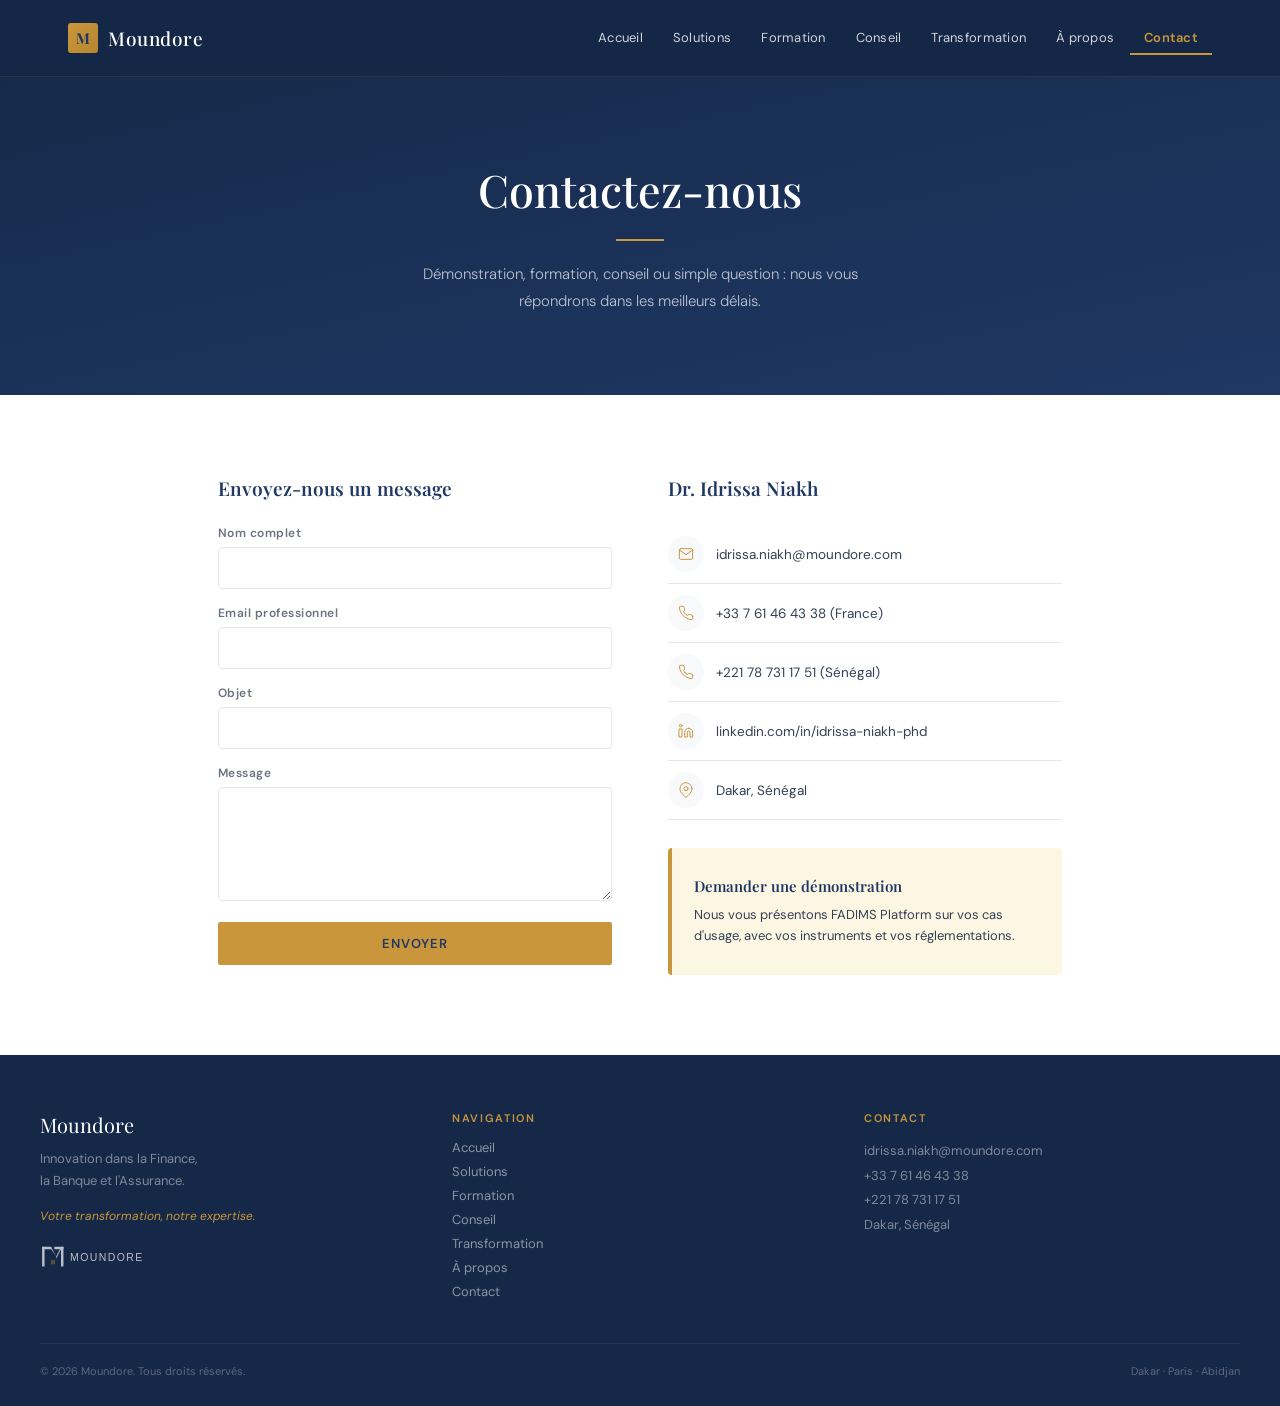
<file: contact.html>
<!DOCTYPE html>
<html lang="fr">
<head>
  <meta charset="UTF-8">
  <meta name="viewport" content="width=device-width, initial-scale=1.0">
  <title>Contact · Moundore</title>
  <meta name="description" content="Contactez Moundore pour une démonstration, une formation ou un conseil. Dr. Idrissa Niakh, Dakar, Sénégal.">
  <link rel="icon" type="image/png" href="assets/moundore_icon.png">
  <link rel="stylesheet" href="css/style.css">
</head>
<body>

<nav class="nav nav--solid"><div class="nav__inner"><a href="index.html" class="nav__logo"><div class="nav__m">M</div><span class="nav__name">Moundore</span></a><div class="nav__links"><a href="index.html" class="nav__link">Accueil</a><a href="solutions.html" class="nav__link">Solutions</a><a href="formation.html" class="nav__link">Formation</a><a href="conseil.html" class="nav__link">Conseil</a><a href="transformation.html" class="nav__link">Transformation</a><a href="apropos.html" class="nav__link">À propos</a><a href="contact.html" class="nav__link nav__link--active">Contact</a></div><button class="nav__hamburger" aria-label="Menu">☰</button></div><div class="nav__mobile" style="display:none"><a href="index.html" class="nav__mobile-link">Accueil</a><a href="solutions.html" class="nav__mobile-link">Solutions</a><a href="formation.html" class="nav__mobile-link">Formation</a><a href="conseil.html" class="nav__mobile-link">Conseil</a><a href="transformation.html" class="nav__mobile-link">Transformation</a><a href="apropos.html" class="nav__mobile-link">À propos</a><a href="contact.html" class="nav__mobile-link nav__mobile-link--active">Contact</a></div></nav>

<section class="page-hero">
  <div class="reveal"><h1 class="page-hero__title">Contactez-nous</h1></div>
  <div class="reveal reveal--d1"><div class="gold-line"></div></div>
  <div class="reveal reveal--d2"><p class="page-hero__text" style="max-width:460px">Démonstration, formation, conseil ou simple question : nous vous répondrons dans les meilleurs délais.</p></div>
</section>

<section class="section section--white">
  <div class="container--md" style="max-width:900px">
    <div class="grid grid--contact">

      <!-- FORM -->
      <div class="reveal">
        <div class="form__success">
          <svg style="width:40px;height:40px;color:var(--gold);margin:0 auto" viewBox="0 0 24 24" fill="none" stroke="currentColor" stroke-width="2" stroke-linecap="round" stroke-linejoin="round"><polyline points="20 6 9 17 4 12"/></svg>
          <h3>Message envoyé</h3>
          <p>Nous vous répondrons dans les meilleurs délais.</p>
        </div>
        <form id="contact-form" action="https://formspree.io/f/mlgazvkl" method="POST">
          <h3 style="font-family:var(--font-display);font-size:19px;color:var(--navy);margin-bottom:24px;font-weight:600">Envoyez-nous un message</h3>
          <div class="form__group">
            <label class="form__label">Nom complet</label>
            <input type="text" name="name" class="form__input" required>
          </div>
          <div class="form__group">
            <label class="form__label">Email professionnel</label>
            <input type="email" name="email" class="form__input" required>
          </div>
          <div class="form__group">
            <label class="form__label">Objet</label>
            <input type="text" name="subject" class="form__input">
          </div>
          <div class="form__group">
            <label class="form__label">Message</label>
            <textarea name="message" class="form__textarea" rows="5" required></textarea>
          </div>
          <button type="submit" class="btn btn--gold btn--full">Envoyer</button>
        </form>
      </div>

      <!-- INFO -->
      <div class="reveal reveal--d1">
        <h3 style="font-family:var(--font-display);font-size:19px;color:var(--navy);margin-bottom:24px;font-weight:600">Dr. Idrissa Niakh</h3>

        <div class="contact-item">
          <div class="contact-item__icon"><svg viewBox="0 0 24 24" fill="none" stroke="currentColor" stroke-width="1.5" stroke-linecap="round" stroke-linejoin="round"><path d="M4 4h16c1.1 0 2 .9 2 2v12c0 1.1-.9 2-2 2H4c-1.1 0-2-.9-2-2V6c0-1.1.9-2 2-2z"/><polyline points="22,6 12,13 2,6"/></svg></div>
          <span class="contact-item__label">idrissa.niakh@moundore.com</span>
        </div>
        <div class="contact-item">
          <div class="contact-item__icon"><svg viewBox="0 0 24 24" fill="none" stroke="currentColor" stroke-width="1.5" stroke-linecap="round" stroke-linejoin="round"><path d="M22 16.92v3a2 2 0 01-2.18 2 19.79 19.79 0 01-8.63-3.07 19.5 19.5 0 01-6-6 19.79 19.79 0 01-3.07-8.67A2 2 0 014.11 2h3a2 2 0 012 1.72c.127.96.361 1.903.7 2.81a2 2 0 01-.45 2.11L8.09 9.91a16 16 0 006 6l1.27-1.27a2 2 0 012.11-.45c.907.339 1.85.573 2.81.7A2 2 0 0122 16.92z"/></svg></div>
          <span class="contact-item__label">+33 7 61 46 43 38 (France)</span>
        </div>
        <div class="contact-item">
          <div class="contact-item__icon"><svg viewBox="0 0 24 24" fill="none" stroke="currentColor" stroke-width="1.5" stroke-linecap="round" stroke-linejoin="round"><path d="M22 16.92v3a2 2 0 01-2.18 2 19.79 19.79 0 01-8.63-3.07 19.5 19.5 0 01-6-6 19.79 19.79 0 01-3.07-8.67A2 2 0 014.11 2h3a2 2 0 012 1.72c.127.96.361 1.903.7 2.81a2 2 0 01-.45 2.11L8.09 9.91a16 16 0 006 6l1.27-1.27a2 2 0 012.11-.45c.907.339 1.85.573 2.81.7A2 2 0 0122 16.92z"/></svg></div>
          <span class="contact-item__label">+221 78 731 17 51 (Sénégal)</span>
        </div>
        <div class="contact-item">
          <div class="contact-item__icon"><svg viewBox="0 0 24 24" fill="none" stroke="currentColor" stroke-width="1.5" stroke-linecap="round" stroke-linejoin="round"><path d="M16 8a6 6 0 016 6v7h-4v-7a2 2 0 00-4 0v7h-4v-7a6 6 0 016-6z"/><rect x="2" y="9" width="4" height="12"/><circle cx="4" cy="4" r="2"/></svg></div>
          <span class="contact-item__label">linkedin.com/in/idrissa-niakh-phd</span>
        </div>
        <div class="contact-item">
          <div class="contact-item__icon"><svg viewBox="0 0 24 24" fill="none" stroke="currentColor" stroke-width="1.5" stroke-linecap="round" stroke-linejoin="round"><path d="M21 10c0 7-9 13-9 13s-9-6-9-13a9 9 0 0118 0z"/><circle cx="12" cy="10" r="3"/></svg></div>
          <span class="contact-item__label">Dakar, Sénégal</span>
        </div>

        <div class="contact-demo">
          <h4>Demander une démonstration</h4>
          <p>Nous vous présentons FADIMS Platform sur vos cas d'usage, avec vos instruments et vos réglementations.</p>
        </div>
      </div>

    </div>
  </div>
</section>

<footer class="footer"><div class="footer__grid"><div><div class="footer__brand">Moundore</div><p class="footer__desc">Innovation dans la Finance,<br>la Banque et l'Assurance.</p><div class="footer__tagline">Votre transformation, notre expertise.</div><div class="footer__logo"><img src="assets/moundore_logo_white.svg" alt="Moundore"></div></div><div><div class="footer__heading">Navigation</div><a href="index.html" class="footer__link">Accueil</a><a href="solutions.html" class="footer__link">Solutions</a><a href="formation.html" class="footer__link">Formation</a><a href="conseil.html" class="footer__link">Conseil</a><a href="transformation.html" class="footer__link">Transformation</a><a href="apropos.html" class="footer__link">À propos</a><a href="contact.html" class="footer__link">Contact</a></div><div><div class="footer__heading">Contact</div><p class="footer__contact">idrissa.niakh@moundore.com<br>+33 7 61 46 43 38<br>+221 78 731 17 51<br>Dakar, Sénégal</p></div></div><div class="footer__bottom"><span>© 2026 Moundore. Tous droits réservés.</span><span>Dakar · Paris · Abidjan</span></div></footer>

<script src="js/main.js"></script>
</body>
</html>
</file>
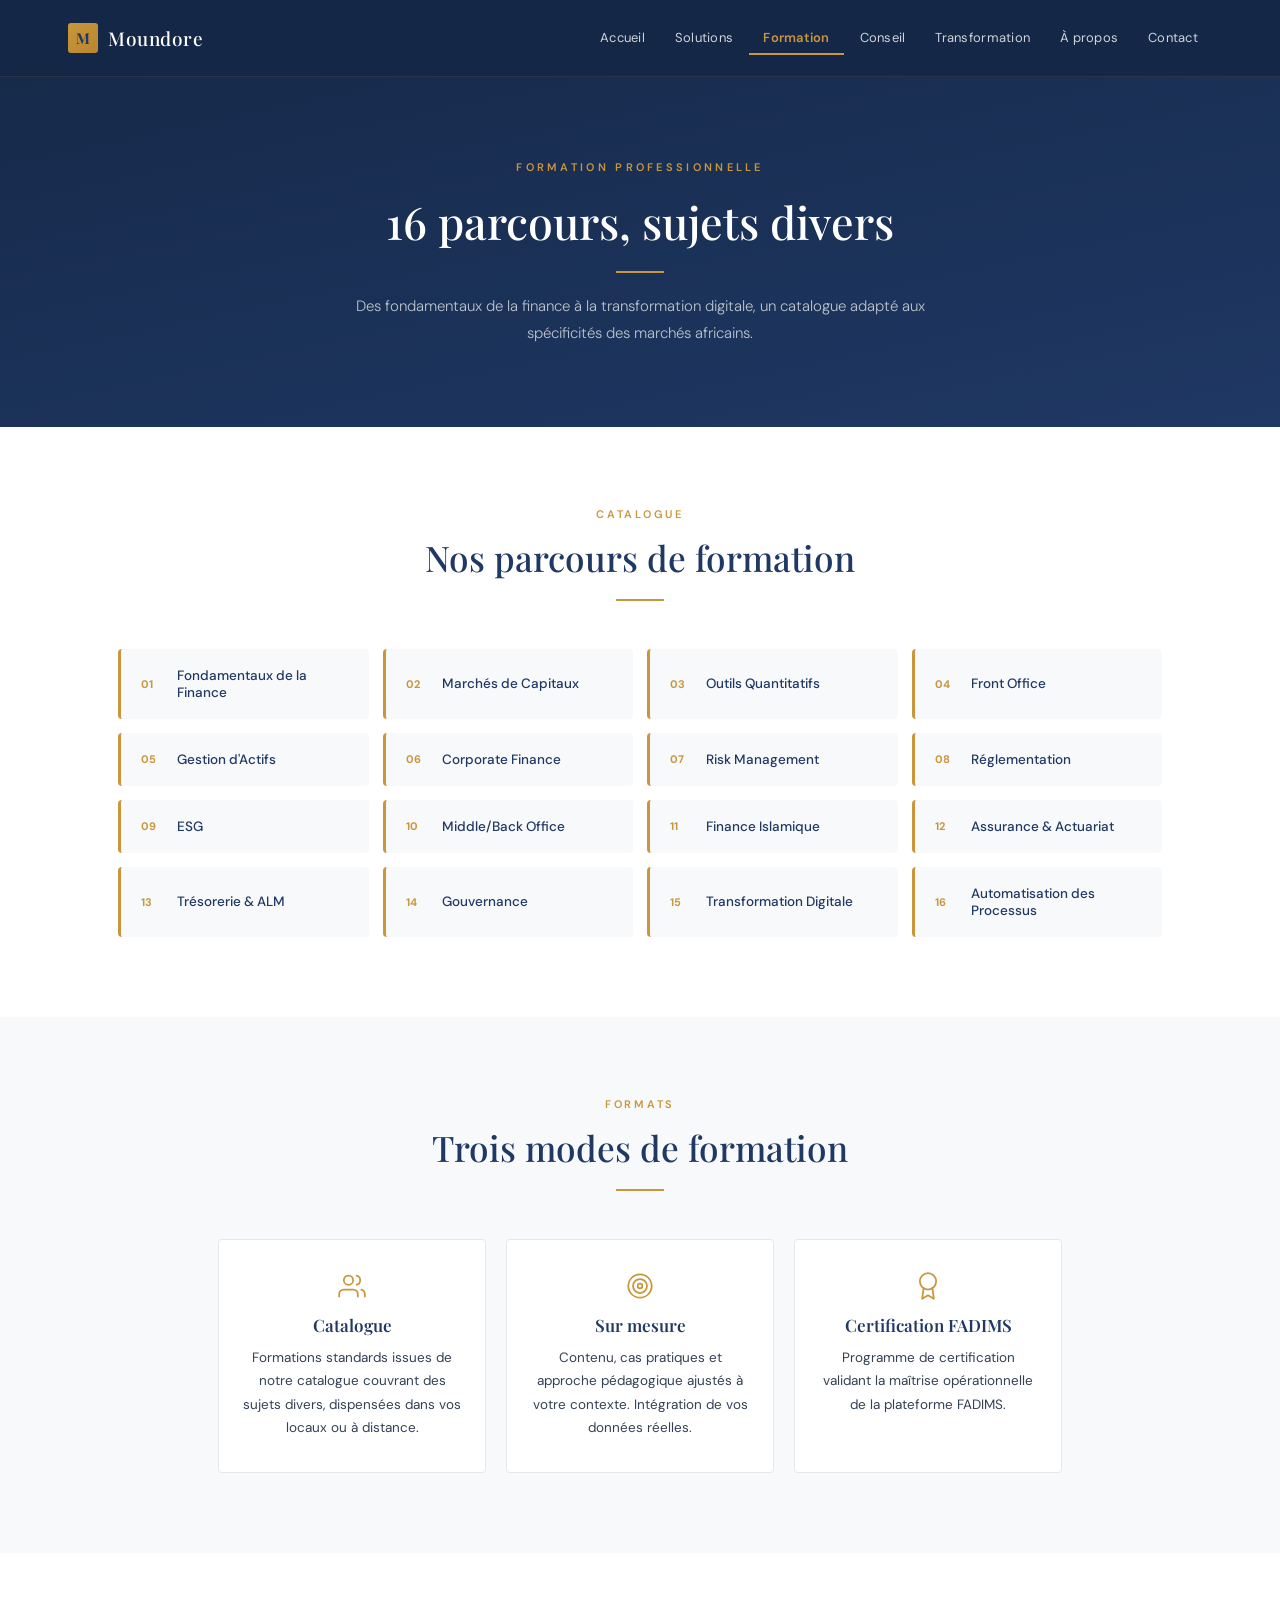
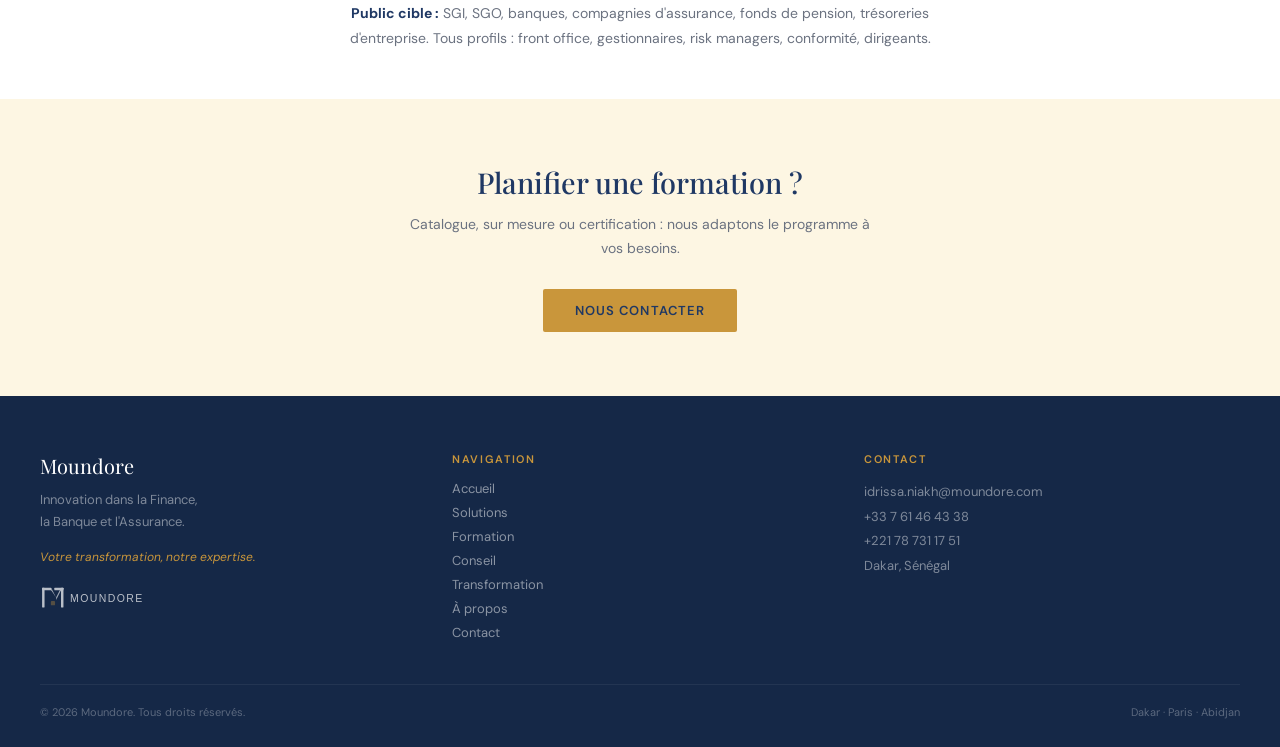
<file: formation.html>
<!DOCTYPE html>
<html lang="fr">
<head>
  <meta charset="UTF-8">
  <meta name="viewport" content="width=device-width, initial-scale=1.0">
  <title>Formation professionnelle · Moundore</title>
  <meta name="description" content="16 parcours de formation en finance, gestion des risques, réglementation et transformation digitale, adaptés aux marchés africains.">
  <link rel="icon" type="image/png" href="assets/moundore_icon.png">
  <link rel="stylesheet" href="css/style.css">
</head>
<body>

<nav class="nav nav--solid">
  <div class="nav__inner">
    <a href="index.html" class="nav__logo"><div class="nav__m">M</div><span class="nav__name">Moundore</span></a>
    <div class="nav__links">
      <a href="index.html" class="nav__link">Accueil</a><a href="solutions.html" class="nav__link">Solutions</a><a href="formation.html" class="nav__link nav__link--active">Formation</a><a href="conseil.html" class="nav__link">Conseil</a><a href="transformation.html" class="nav__link">Transformation</a><a href="apropos.html" class="nav__link">À propos</a><a href="contact.html" class="nav__link">Contact</a>
    </div>
    <button class="nav__hamburger" aria-label="Menu">☰</button>
  </div>
  <div class="nav__mobile" style="display:none"><a href="index.html" class="nav__mobile-link">Accueil</a><a href="solutions.html" class="nav__mobile-link">Solutions</a><a href="formation.html" class="nav__mobile-link nav__mobile-link--active">Formation</a><a href="conseil.html" class="nav__mobile-link">Conseil</a><a href="transformation.html" class="nav__mobile-link">Transformation</a><a href="apropos.html" class="nav__mobile-link">À propos</a><a href="contact.html" class="nav__mobile-link">Contact</a></div>
</nav>

<section class="page-hero">
  <div class="reveal"><div class="page-hero__label">Formation professionnelle</div></div>
  <div class="reveal reveal--d1"><h1 class="page-hero__title">16 parcours, sujets divers</h1></div>
  <div class="reveal reveal--d2"><div class="gold-line"></div></div>
  <div class="reveal reveal--d3"><p class="page-hero__text">Des fondamentaux de la finance à la transformation digitale, un catalogue adapté aux spécificités des marchés africains.</p></div>
</section>

<section class="section section--white">
  <div class="container--lg">
    <div class="reveal"><div class="sh sh--center"><div class="sh__label">Catalogue</div><h2 class="sh__title">Nos parcours de formation</h2><div class="sh__line"></div></div></div>
    <div class="grid grid--parcours">
      <div class="reveal"><div class="parcours-item"><span class="parcours-item__num">01</span><span class="parcours-item__name">Fondamentaux de la Finance</span></div></div>
      <div class="reveal"><div class="parcours-item"><span class="parcours-item__num">02</span><span class="parcours-item__name">Marchés de Capitaux</span></div></div>
      <div class="reveal"><div class="parcours-item"><span class="parcours-item__num">03</span><span class="parcours-item__name">Outils Quantitatifs</span></div></div>
      <div class="reveal"><div class="parcours-item"><span class="parcours-item__num">04</span><span class="parcours-item__name">Front Office</span></div></div>
      <div class="reveal"><div class="parcours-item"><span class="parcours-item__num">05</span><span class="parcours-item__name">Gestion d'Actifs</span></div></div>
      <div class="reveal"><div class="parcours-item"><span class="parcours-item__num">06</span><span class="parcours-item__name">Corporate Finance</span></div></div>
      <div class="reveal"><div class="parcours-item"><span class="parcours-item__num">07</span><span class="parcours-item__name">Risk Management</span></div></div>
      <div class="reveal"><div class="parcours-item"><span class="parcours-item__num">08</span><span class="parcours-item__name">Réglementation</span></div></div>
      <div class="reveal"><div class="parcours-item"><span class="parcours-item__num">09</span><span class="parcours-item__name">ESG</span></div></div>
      <div class="reveal"><div class="parcours-item"><span class="parcours-item__num">10</span><span class="parcours-item__name">Middle/Back Office</span></div></div>
      <div class="reveal"><div class="parcours-item"><span class="parcours-item__num">11</span><span class="parcours-item__name">Finance Islamique</span></div></div>
      <div class="reveal"><div class="parcours-item"><span class="parcours-item__num">12</span><span class="parcours-item__name">Assurance & Actuariat</span></div></div>
      <div class="reveal"><div class="parcours-item"><span class="parcours-item__num">13</span><span class="parcours-item__name">Trésorerie & ALM</span></div></div>
      <div class="reveal"><div class="parcours-item"><span class="parcours-item__num">14</span><span class="parcours-item__name">Gouvernance</span></div></div>
      <div class="reveal"><div class="parcours-item"><span class="parcours-item__num">15</span><span class="parcours-item__name">Transformation Digitale</span></div></div>
      <div class="reveal"><div class="parcours-item"><span class="parcours-item__num">16</span><span class="parcours-item__name">Automatisation des Processus</span></div></div>
    </div>
  </div>
</section>

<section class="section section--off-white">
  <div class="container--md" style="max-width:900px">
    <div class="reveal"><div class="sh sh--center"><div class="sh__label">Formats</div><h2 class="sh__title">Trois modes de formation</h2><div class="sh__line"></div></div></div>
    <div class="grid grid--3sm">
      <div class="reveal"><div class="card card--center" style="height:100%"><div style="margin:0 auto 14px;width:28px;height:28px;color:var(--gold)"><svg viewBox="0 0 24 24" fill="none" stroke="currentColor" stroke-width="1.5" stroke-linecap="round" stroke-linejoin="round"><path d="M17 21v-2a4 4 0 00-4-4H5a4 4 0 00-4 4v2"/><circle cx="9" cy="7" r="4"/><path d="M23 21v-2a4 4 0 00-3-3.87M16 3.13a4 4 0 010 7.75"/></svg></div><h3 class="card__title">Catalogue</h3><p class="card__text">Formations standards issues de notre catalogue couvrant des sujets divers, dispensées dans vos locaux ou à distance.</p></div></div>
      <div class="reveal reveal--d1"><div class="card card--center" style="height:100%"><div style="margin:0 auto 14px;width:28px;height:28px;color:var(--gold)"><svg viewBox="0 0 24 24" fill="none" stroke="currentColor" stroke-width="1.5" stroke-linecap="round" stroke-linejoin="round"><circle cx="12" cy="12" r="10"/><circle cx="12" cy="12" r="6"/><circle cx="12" cy="12" r="2"/></svg></div><h3 class="card__title">Sur mesure</h3><p class="card__text">Contenu, cas pratiques et approche pédagogique ajustés à votre contexte. Intégration de vos données réelles.</p></div></div>
      <div class="reveal reveal--d2"><div class="card card--center" style="height:100%"><div style="margin:0 auto 14px;width:28px;height:28px;color:var(--gold)"><svg viewBox="0 0 24 24" fill="none" stroke="currentColor" stroke-width="1.5" stroke-linecap="round" stroke-linejoin="round"><circle cx="12" cy="8" r="7"/><polyline points="8.21 13.89 7 23 12 20 17 23 15.79 13.88"/></svg></div><h3 class="card__title">Certification FADIMS</h3><p class="card__text">Programme de certification validant la maîtrise opérationnelle de la plateforme FADIMS.</p></div></div>
    </div>
  </div>
</section>

<section class="section section--white" style="padding:48px 28px">
  <div class="container--sm" style="max-width:660px">
    <div class="reveal text-center">
      <p style="font-size:14px;color:var(--grey);line-height:1.8"><strong style="color:var(--navy)">Public cible :</strong> SGI, SGO, banques, compagnies d'assurance, fonds de pension, trésoreries d'entreprise. Tous profils : front office, gestionnaires, risk managers, conformité, dirigeants.</p>
    </div>
  </div>
</section>

<section class="cta-band"><div class="reveal"><h2 class="cta-band__title">Planifier une formation ?</h2><p class="cta-band__text">Catalogue, sur mesure ou certification : nous adaptons le programme à vos besoins.</p><a href="contact.html" class="btn btn--gold">Nous contacter</a></div></section>

<footer class="footer"><div class="footer__grid"><div><div class="footer__brand">Moundore</div><p class="footer__desc">Innovation dans la Finance,<br>la Banque et l'Assurance.</p><div class="footer__tagline">Votre transformation, notre expertise.</div><div class="footer__logo"><img src="assets/moundore_logo_white.svg" alt="Moundore"></div></div><div><div class="footer__heading">Navigation</div><a href="index.html" class="footer__link">Accueil</a><a href="solutions.html" class="footer__link">Solutions</a><a href="formation.html" class="footer__link">Formation</a><a href="conseil.html" class="footer__link">Conseil</a><a href="transformation.html" class="footer__link">Transformation</a><a href="apropos.html" class="footer__link">À propos</a><a href="contact.html" class="footer__link">Contact</a></div><div><div class="footer__heading">Contact</div><p class="footer__contact">idrissa.niakh@moundore.com<br>+33 7 61 46 43 38<br>+221 78 731 17 51<br>Dakar, Sénégal</p></div></div><div class="footer__bottom"><span>© 2026 Moundore. Tous droits réservés.</span><span>Dakar · Paris · Abidjan</span></div></footer>

<script src="js/main.js"></script>
</body>
</html>
</file>
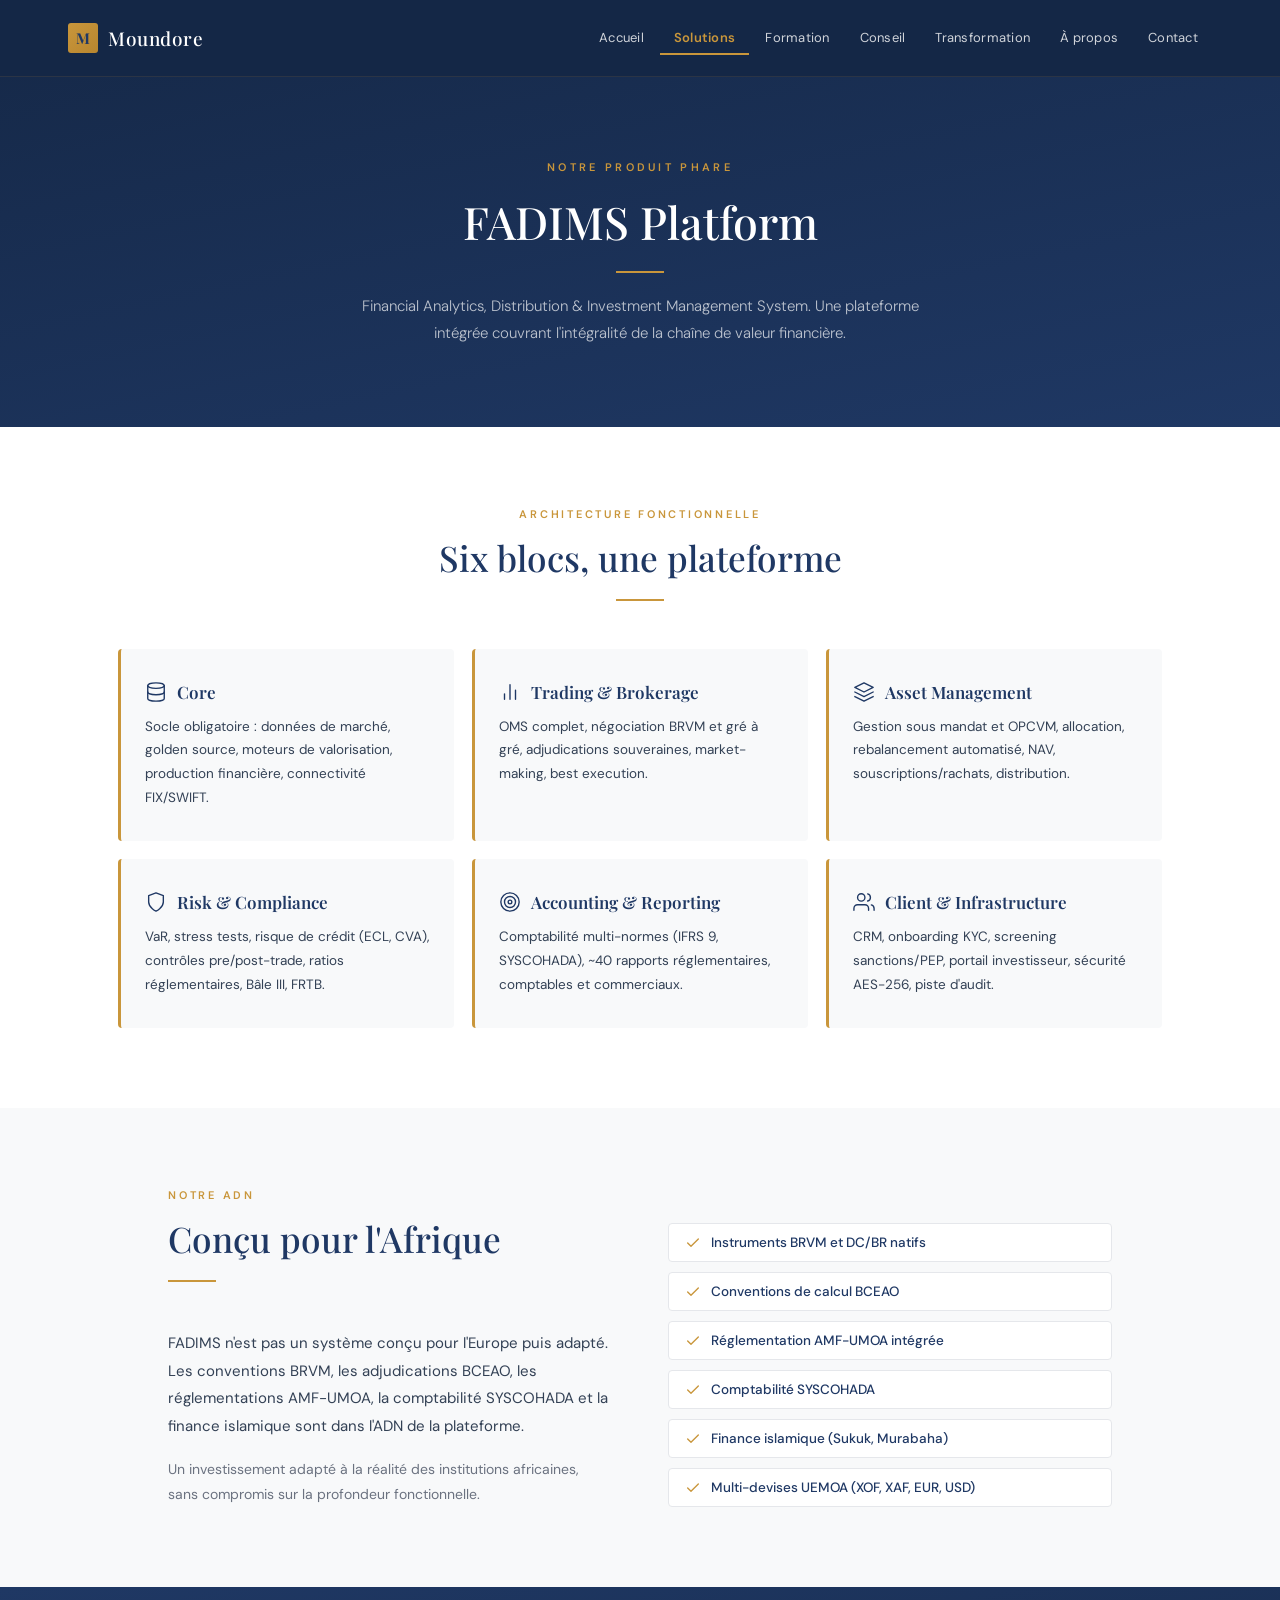
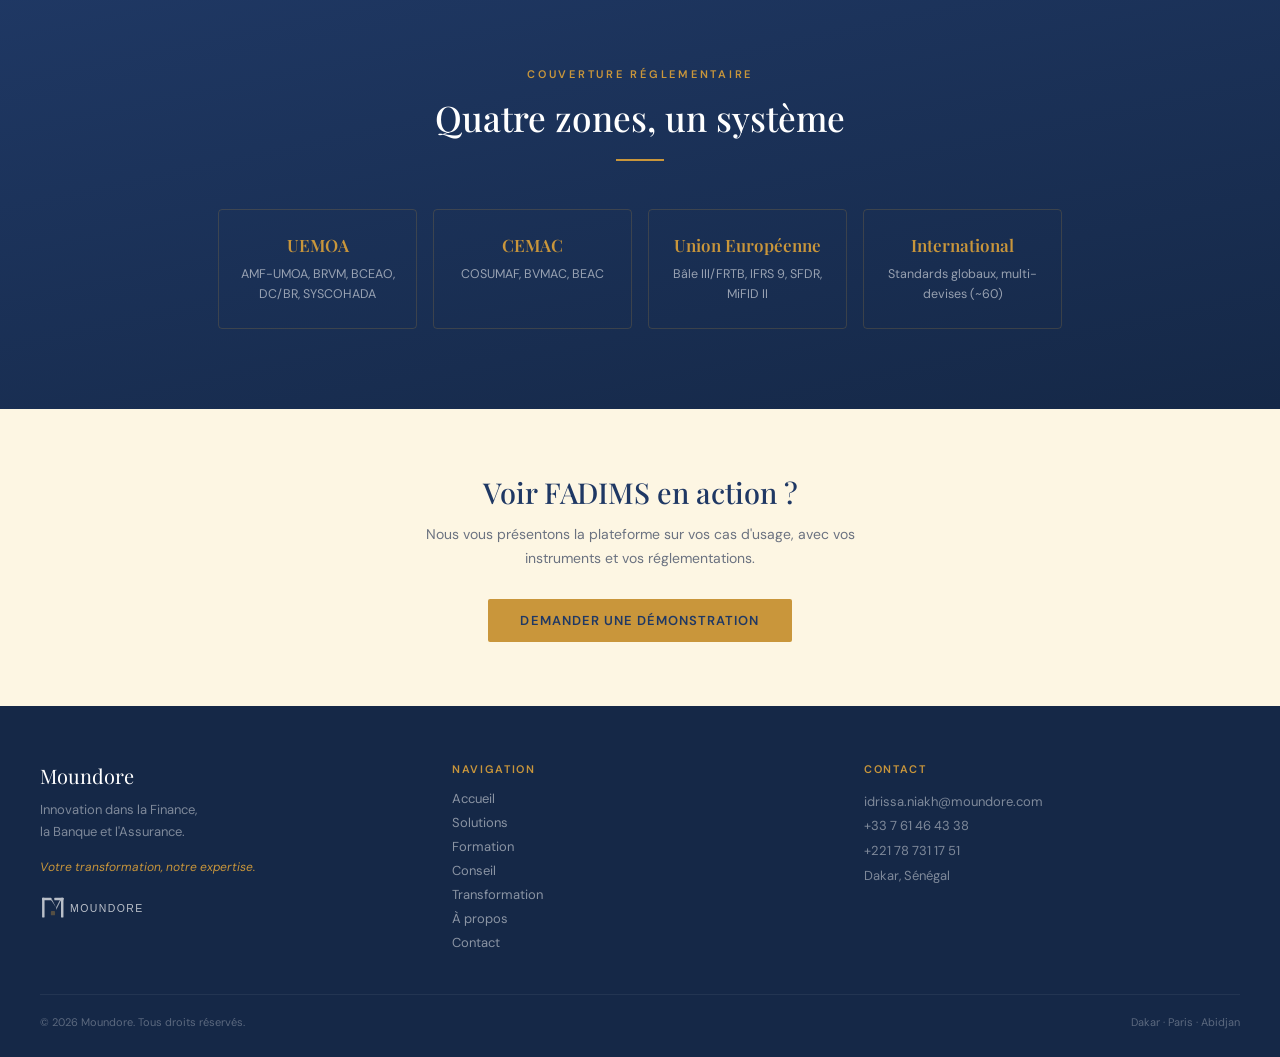
<file: solutions.html>
<!DOCTYPE html>
<html lang="fr">
<head>
  <meta charset="UTF-8">
  <meta name="viewport" content="width=device-width, initial-scale=1.0">
  <title>FADIMS Platform · Solutions · Moundore</title>
  <meta name="description" content="FADIMS Platform : 28 modules, 244 instruments, 13 classes d'actifs. Une plateforme intégrée pour les institutions financières africaines.">
  <link rel="icon" type="image/png" href="assets/moundore_icon.png">
  <link rel="stylesheet" href="css/style.css">
</head>
<body>

<nav class="nav nav--solid">
  <div class="nav__inner">
    <a href="index.html" class="nav__logo"><div class="nav__m">M</div><span class="nav__name">Moundore</span></a>
    <div class="nav__links">
      <a href="index.html" class="nav__link">Accueil</a>
      <a href="solutions.html" class="nav__link nav__link--active">Solutions</a>
      <a href="formation.html" class="nav__link">Formation</a>
      <a href="conseil.html" class="nav__link">Conseil</a>
      <a href="transformation.html" class="nav__link">Transformation</a>
      <a href="apropos.html" class="nav__link">À propos</a>
      <a href="contact.html" class="nav__link">Contact</a>
    </div>
    <button class="nav__hamburger" aria-label="Menu">☰</button>
  </div>
  <div class="nav__mobile" style="display:none">
    <a href="index.html" class="nav__mobile-link">Accueil</a>
    <a href="solutions.html" class="nav__mobile-link nav__mobile-link--active">Solutions</a>
    <a href="formation.html" class="nav__mobile-link">Formation</a>
    <a href="conseil.html" class="nav__mobile-link">Conseil</a>
    <a href="transformation.html" class="nav__mobile-link">Transformation</a>
    <a href="apropos.html" class="nav__mobile-link">À propos</a>
    <a href="contact.html" class="nav__mobile-link">Contact</a>
  </div>
</nav>

<!-- HERO -->
<section class="page-hero">
  <div class="reveal"><div class="page-hero__label">Notre produit phare</div></div>
  <div class="reveal reveal--d1"><h1 class="page-hero__title">FADIMS Platform</h1></div>
  <div class="reveal reveal--d2"><div class="gold-line"></div></div>
  <div class="reveal reveal--d3"><p class="page-hero__text">Financial Analytics, Distribution & Investment Management System. Une plateforme intégrée couvrant l'intégralité de la chaîne de valeur financière.</p></div>
</section>

<!-- 6 BLOCS -->
<section class="section section--white">
  <div class="container--lg">
    <div class="reveal">
      <div class="sh sh--center"><div class="sh__label">Architecture fonctionnelle</div><h2 class="sh__title">Six blocs, une plateforme</h2><div class="sh__line"></div></div>
    </div>
    <div class="grid grid--6blocs">
      <div class="reveal"><div class="card card--left-gold"><div class="card__icon--inline"><svg viewBox="0 0 24 24" fill="none" stroke="currentColor" stroke-width="1.5" stroke-linecap="round" stroke-linejoin="round"><ellipse cx="12" cy="5" rx="9" ry="3"/><path d="M21 12c0 1.66-4 3-9 3s-9-1.34-9-3"/><path d="M3 5v14c0 1.66 4 3 9 3s9-1.34 9-3V5"/></svg><h3 class="card__title" style="margin:0">Core</h3></div><p class="card__text">Socle obligatoire : données de marché, golden source, moteurs de valorisation, production financière, connectivité FIX/SWIFT.</p></div></div>
      <div class="reveal reveal--d1"><div class="card card--left-gold"><div class="card__icon--inline"><svg viewBox="0 0 24 24" fill="none" stroke="currentColor" stroke-width="1.5" stroke-linecap="round" stroke-linejoin="round"><path d="M18 20V10M12 20V4M6 20v-6"/></svg><h3 class="card__title" style="margin:0">Trading & Brokerage</h3></div><p class="card__text">OMS complet, négociation BRVM et gré à gré, adjudications souveraines, market-making, best execution.</p></div></div>
      <div class="reveal reveal--d2"><div class="card card--left-gold"><div class="card__icon--inline"><svg viewBox="0 0 24 24" fill="none" stroke="currentColor" stroke-width="1.5" stroke-linecap="round" stroke-linejoin="round"><polygon points="12 2 2 7 12 12 22 7 12 2"/><polyline points="2 17 12 22 22 17"/><polyline points="2 12 12 17 22 12"/></svg><h3 class="card__title" style="margin:0">Asset Management</h3></div><p class="card__text">Gestion sous mandat et OPCVM, allocation, rebalancement automatisé, NAV, souscriptions/rachats, distribution.</p></div></div>
      <div class="reveal reveal--d3"><div class="card card--left-gold"><div class="card__icon--inline"><svg viewBox="0 0 24 24" fill="none" stroke="currentColor" stroke-width="1.5" stroke-linecap="round" stroke-linejoin="round"><path d="M12 22s8-4 8-10V5l-8-3-8 3v7c0 6 8 10 8 10z"/></svg><h3 class="card__title" style="margin:0">Risk & Compliance</h3></div><p class="card__text">VaR, stress tests, risque de crédit (ECL, CVA), contrôles pre/post-trade, ratios réglementaires, Bâle III, FRTB.</p></div></div>
      <div class="reveal reveal--d4"><div class="card card--left-gold"><div class="card__icon--inline"><svg viewBox="0 0 24 24" fill="none" stroke="currentColor" stroke-width="1.5" stroke-linecap="round" stroke-linejoin="round"><circle cx="12" cy="12" r="10"/><circle cx="12" cy="12" r="6"/><circle cx="12" cy="12" r="2"/></svg><h3 class="card__title" style="margin:0">Accounting & Reporting</h3></div><p class="card__text">Comptabilité multi-normes (IFRS 9, SYSCOHADA), ~40 rapports réglementaires, comptables et commerciaux.</p></div></div>
      <div class="reveal reveal--d5"><div class="card card--left-gold"><div class="card__icon--inline"><svg viewBox="0 0 24 24" fill="none" stroke="currentColor" stroke-width="1.5" stroke-linecap="round" stroke-linejoin="round"><path d="M17 21v-2a4 4 0 00-4-4H5a4 4 0 00-4 4v2"/><circle cx="9" cy="7" r="4"/><path d="M23 21v-2a4 4 0 00-3-3.87M16 3.13a4 4 0 010 7.75"/></svg><h3 class="card__title" style="margin:0">Client & Infrastructure</h3></div><p class="card__text">CRM, onboarding KYC, screening sanctions/PEP, portail investisseur, sécurité AES-256, piste d'audit.</p></div></div>
    </div>
  </div>
</section>

<!-- CONÇU POUR L'AFRIQUE -->
<section class="section section--off-white">
  <div class="container--md">
    <div class="grid grid--2 grid--align-end">
      <div class="reveal">
        <div class="sh sh--left"><div class="sh__label">Notre ADN</div><h2 class="sh__title">Conçu pour l'Afrique</h2><div class="sh__line"></div></div>
        <p class="text-body mb-16">FADIMS n'est pas un système conçu pour l'Europe puis adapté. Les conventions BRVM, les adjudications BCEAO, les réglementations AMF-UMOA, la comptabilité SYSCOHADA et la finance islamique sont dans l'ADN de la plateforme.</p>
        <p class="text-body--sm">Un investissement adapté à la réalité des institutions africaines, sans compromis sur la profondeur fonctionnelle.</p>
      </div>
      <div class="reveal reveal--d1">
        <div class="checklist">
          <div class="checklist-item"><svg viewBox="0 0 24 24" fill="none" stroke="currentColor" stroke-width="2" stroke-linecap="round" stroke-linejoin="round"><polyline points="20 6 9 17 4 12"/></svg><span>Instruments BRVM et DC/BR natifs</span></div>
          <div class="checklist-item"><svg viewBox="0 0 24 24" fill="none" stroke="currentColor" stroke-width="2" stroke-linecap="round" stroke-linejoin="round"><polyline points="20 6 9 17 4 12"/></svg><span>Conventions de calcul BCEAO</span></div>
          <div class="checklist-item"><svg viewBox="0 0 24 24" fill="none" stroke="currentColor" stroke-width="2" stroke-linecap="round" stroke-linejoin="round"><polyline points="20 6 9 17 4 12"/></svg><span>Réglementation AMF-UMOA intégrée</span></div>
          <div class="checklist-item"><svg viewBox="0 0 24 24" fill="none" stroke="currentColor" stroke-width="2" stroke-linecap="round" stroke-linejoin="round"><polyline points="20 6 9 17 4 12"/></svg><span>Comptabilité SYSCOHADA</span></div>
          <div class="checklist-item"><svg viewBox="0 0 24 24" fill="none" stroke="currentColor" stroke-width="2" stroke-linecap="round" stroke-linejoin="round"><polyline points="20 6 9 17 4 12"/></svg><span>Finance islamique (Sukuk, Murabaha)</span></div>
          <div class="checklist-item"><svg viewBox="0 0 24 24" fill="none" stroke="currentColor" stroke-width="2" stroke-linecap="round" stroke-linejoin="round"><polyline points="20 6 9 17 4 12"/></svg><span>Multi-devises UEMOA (XOF, XAF, EUR, USD)</span></div>
        </div>
      </div>
    </div>
  </div>
</section>

<!-- 4 ZONES -->
<section class="section section--navy">
  <div class="container--md" style="max-width:900px">
    <div class="reveal">
      <div class="sh sh--center sh--light"><div class="sh__label">Couverture réglementaire</div><h2 class="sh__title">Quatre zones, un système</h2><div class="sh__line"></div></div>
    </div>
    <div class="grid grid--zones">
      <div class="reveal"><div class="zone-card"><div class="zone-card__title">UEMOA</div><p class="zone-card__text">AMF-UMOA, BRVM, BCEAO, DC/BR, SYSCOHADA</p></div></div>
      <div class="reveal reveal--d1"><div class="zone-card"><div class="zone-card__title">CEMAC</div><p class="zone-card__text">COSUMAF, BVMAC, BEAC</p></div></div>
      <div class="reveal reveal--d2"><div class="zone-card"><div class="zone-card__title">Union Européenne</div><p class="zone-card__text">Bâle III/FRTB, IFRS 9, SFDR, MiFID II</p></div></div>
      <div class="reveal reveal--d3"><div class="zone-card"><div class="zone-card__title">International</div><p class="zone-card__text">Standards globaux, multi-devises (~60)</p></div></div>
    </div>
  </div>
</section>

<!-- CTA -->
<section class="cta-band">
  <div class="reveal">
    <h2 class="cta-band__title">Voir FADIMS en action ?</h2>
    <p class="cta-band__text">Nous vous présentons la plateforme sur vos cas d'usage, avec vos instruments et vos réglementations.</p>
    <a href="contact.html" class="btn btn--gold">Demander une démonstration</a>
  </div>
</section>

<footer class="footer">
  <div class="footer__grid">
    <div><div class="footer__brand">Moundore</div><p class="footer__desc">Innovation dans la Finance,<br>la Banque et l'Assurance.</p><div class="footer__tagline">Votre transformation, notre expertise.</div><div class="footer__logo"><img src="assets/moundore_logo_white.svg" alt="Moundore"></div></div>
    <div><div class="footer__heading">Navigation</div><a href="index.html" class="footer__link">Accueil</a><a href="solutions.html" class="footer__link">Solutions</a><a href="formation.html" class="footer__link">Formation</a><a href="conseil.html" class="footer__link">Conseil</a><a href="transformation.html" class="footer__link">Transformation</a><a href="apropos.html" class="footer__link">À propos</a><a href="contact.html" class="footer__link">Contact</a></div>
    <div><div class="footer__heading">Contact</div><p class="footer__contact">idrissa.niakh@moundore.com<br>+33 7 61 46 43 38<br>+221 78 731 17 51<br>Dakar, Sénégal</p></div>
  </div>
  <div class="footer__bottom"><span>© 2026 Moundore. Tous droits réservés.</span><span>Dakar · Paris · Abidjan</span></div>
</footer>

<script src="js/main.js"></script>
</body>
</html>
</file>
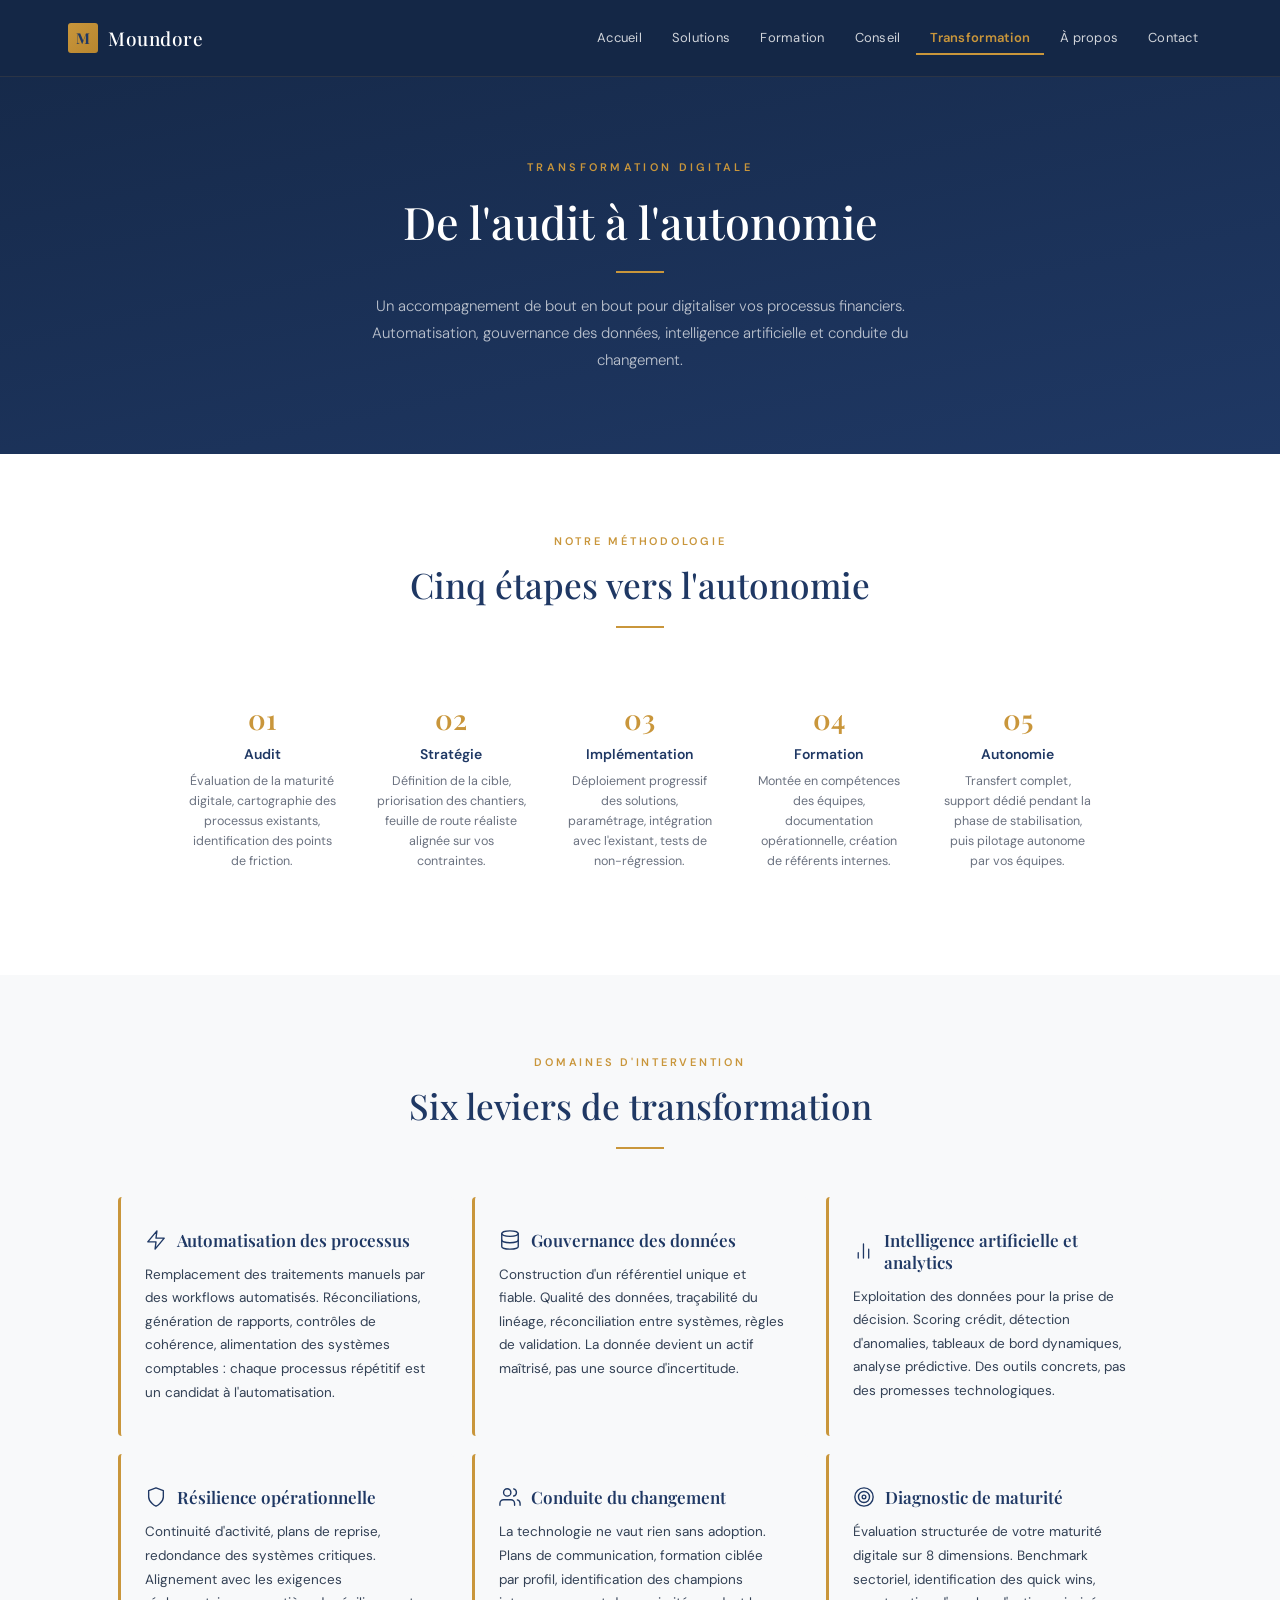
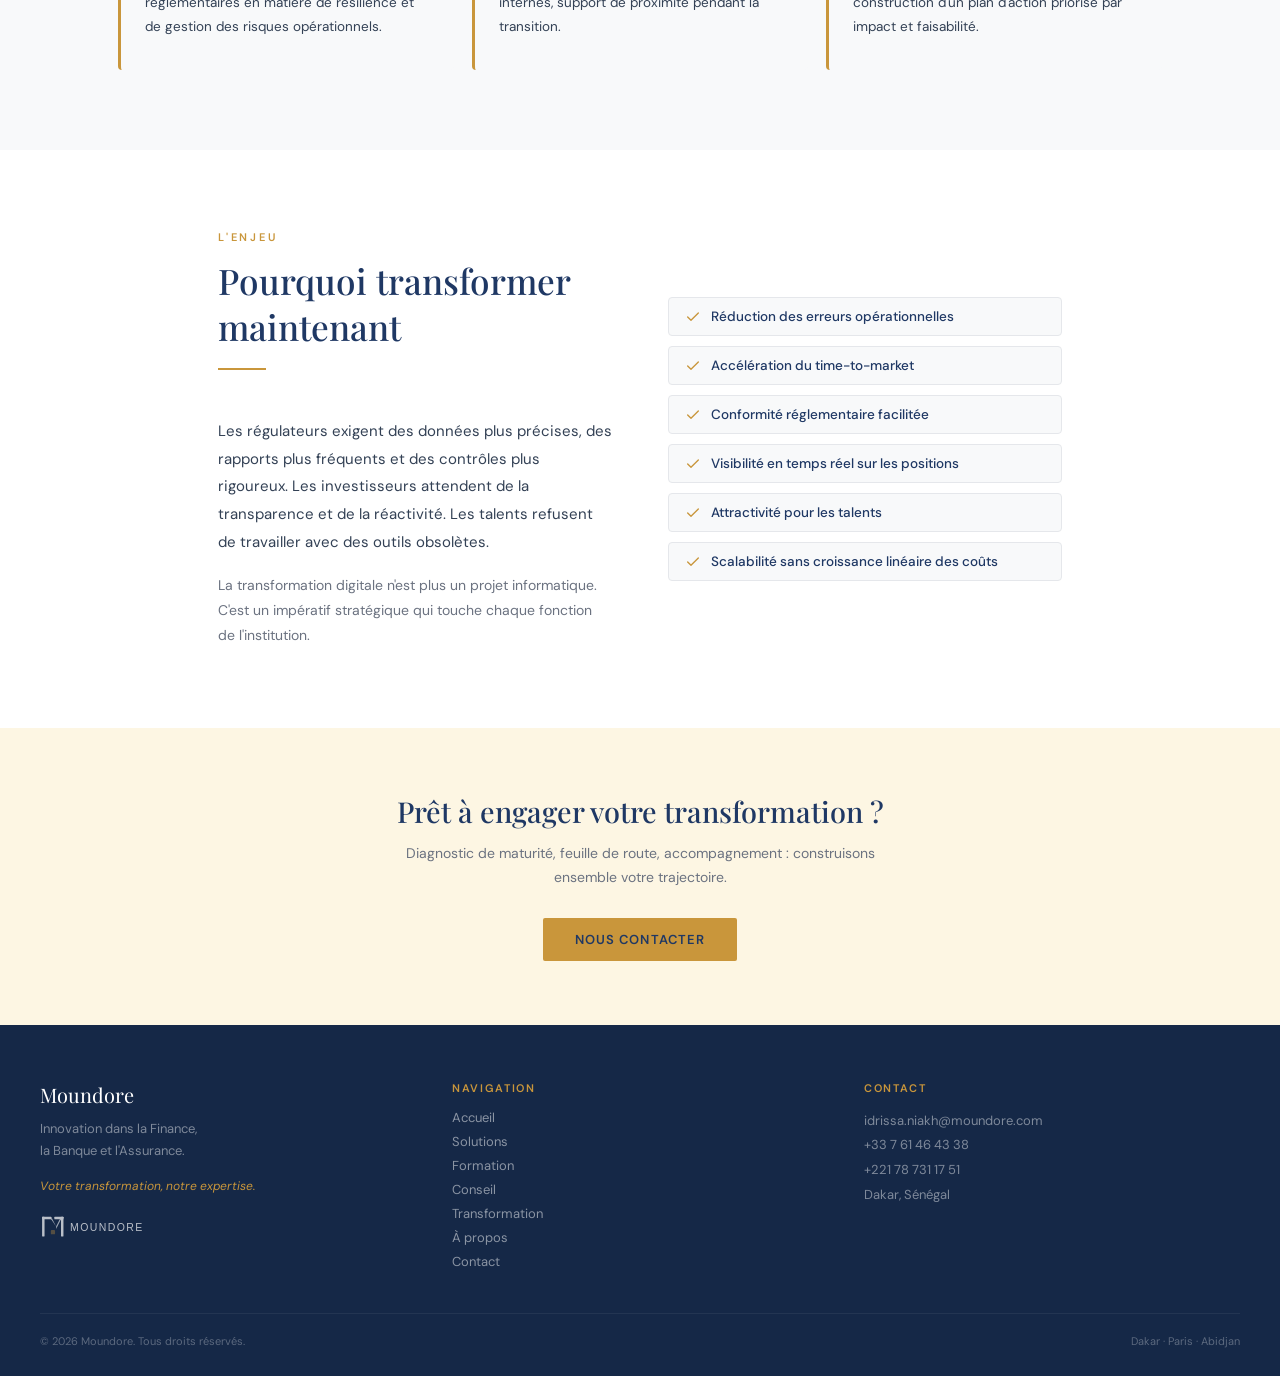
<file: transformation.html>
<!DOCTYPE html>
<html lang="fr">
<head>
  <meta charset="UTF-8">
  <meta name="viewport" content="width=device-width, initial-scale=1.0">
  <title>Transformation digitale · Moundore</title>
  <meta name="description" content="Accompagnement de bout en bout pour digitaliser vos processus financiers. Automatisation, gouvernance des données, IA et conduite du changement.">
  <link rel="icon" type="image/png" href="assets/moundore_icon.png">
  <link rel="stylesheet" href="css/style.css">
</head>
<body>

<nav class="nav nav--solid"><div class="nav__inner"><a href="index.html" class="nav__logo"><div class="nav__m">M</div><span class="nav__name">Moundore</span></a><div class="nav__links"><a href="index.html" class="nav__link">Accueil</a><a href="solutions.html" class="nav__link">Solutions</a><a href="formation.html" class="nav__link">Formation</a><a href="conseil.html" class="nav__link">Conseil</a><a href="transformation.html" class="nav__link nav__link--active">Transformation</a><a href="apropos.html" class="nav__link">À propos</a><a href="contact.html" class="nav__link">Contact</a></div><button class="nav__hamburger" aria-label="Menu">☰</button></div><div class="nav__mobile" style="display:none"><a href="index.html" class="nav__mobile-link">Accueil</a><a href="solutions.html" class="nav__mobile-link">Solutions</a><a href="formation.html" class="nav__mobile-link">Formation</a><a href="conseil.html" class="nav__mobile-link">Conseil</a><a href="transformation.html" class="nav__mobile-link nav__mobile-link--active">Transformation</a><a href="apropos.html" class="nav__mobile-link">À propos</a><a href="contact.html" class="nav__mobile-link">Contact</a></div></nav>

<section class="page-hero">
  <div class="reveal"><div class="page-hero__label">Transformation digitale</div></div>
  <div class="reveal reveal--d1"><h1 class="page-hero__title">De l'audit à l'autonomie</h1></div>
  <div class="reveal reveal--d2"><div class="gold-line"></div></div>
  <div class="reveal reveal--d3"><p class="page-hero__text">Un accompagnement de bout en bout pour digitaliser vos processus financiers. Automatisation, gouvernance des données, intelligence artificielle et conduite du changement.</p></div>
</section>

<!-- PIPELINE -->
<section class="section section--white">
  <div class="container--md">
    <div class="reveal"><div class="sh sh--center"><div class="sh__label">Notre méthodologie</div><h2 class="sh__title">Cinq étapes vers l'autonomie</h2><div class="sh__line"></div></div></div>
    <div class="grid grid--pipeline">
      <div class="reveal"><div class="pipeline-step"><div class="pipeline-step__num">01</div><h4 class="pipeline-step__title">Audit</h4><p class="pipeline-step__text">Évaluation de la maturité digitale, cartographie des processus existants, identification des points de friction.</p></div></div>
      <div class="reveal reveal--d1"><div class="pipeline-step"><div class="pipeline-step__num">02</div><h4 class="pipeline-step__title">Stratégie</h4><p class="pipeline-step__text">Définition de la cible, priorisation des chantiers, feuille de route réaliste alignée sur vos contraintes.</p></div></div>
      <div class="reveal reveal--d2"><div class="pipeline-step"><div class="pipeline-step__num">03</div><h4 class="pipeline-step__title">Implémentation</h4><p class="pipeline-step__text">Déploiement progressif des solutions, paramétrage, intégration avec l'existant, tests de non-régression.</p></div></div>
      <div class="reveal reveal--d3"><div class="pipeline-step"><div class="pipeline-step__num">04</div><h4 class="pipeline-step__title">Formation</h4><p class="pipeline-step__text">Montée en compétences des équipes, documentation opérationnelle, création de référents internes.</p></div></div>
      <div class="reveal reveal--d4"><div class="pipeline-step"><div class="pipeline-step__num">05</div><h4 class="pipeline-step__title">Autonomie</h4><p class="pipeline-step__text">Transfert complet, support dédié pendant la phase de stabilisation, puis pilotage autonome par vos équipes.</p></div></div>
    </div>
  </div>
</section>

<!-- 6 DOMAINES -->
<section class="section section--off-white">
  <div class="container--lg">
    <div class="reveal"><div class="sh sh--center"><div class="sh__label">Domaines d'intervention</div><h2 class="sh__title">Six leviers de transformation</h2><div class="sh__line"></div></div></div>
    <div class="grid grid--6blocs">
      <div class="reveal"><div class="card card--left-gold"><div class="card__icon--inline"><svg viewBox="0 0 24 24" fill="none" stroke="currentColor" stroke-width="1.5" stroke-linecap="round" stroke-linejoin="round"><polygon points="13 2 3 14 12 14 11 22 21 10 12 10 13 2"/></svg><h3 class="card__title" style="margin:0">Automatisation des processus</h3></div><p class="card__text">Remplacement des traitements manuels par des workflows automatisés. Réconciliations, génération de rapports, contrôles de cohérence, alimentation des systèmes comptables : chaque processus répétitif est un candidat à l'automatisation.</p></div></div>
      <div class="reveal reveal--d1"><div class="card card--left-gold"><div class="card__icon--inline"><svg viewBox="0 0 24 24" fill="none" stroke="currentColor" stroke-width="1.5" stroke-linecap="round" stroke-linejoin="round"><ellipse cx="12" cy="5" rx="9" ry="3"/><path d="M21 12c0 1.66-4 3-9 3s-9-1.34-9-3"/><path d="M3 5v14c0 1.66 4 3 9 3s9-1.34 9-3V5"/></svg><h3 class="card__title" style="margin:0">Gouvernance des données</h3></div><p class="card__text">Construction d'un référentiel unique et fiable. Qualité des données, traçabilité du linéage, réconciliation entre systèmes, règles de validation. La donnée devient un actif maîtrisé, pas une source d'incertitude.</p></div></div>
      <div class="reveal reveal--d2"><div class="card card--left-gold"><div class="card__icon--inline"><svg viewBox="0 0 24 24" fill="none" stroke="currentColor" stroke-width="1.5" stroke-linecap="round" stroke-linejoin="round"><path d="M18 20V10M12 20V4M6 20v-6"/></svg><h3 class="card__title" style="margin:0">Intelligence artificielle et analytics</h3></div><p class="card__text">Exploitation des données pour la prise de décision. Scoring crédit, détection d'anomalies, tableaux de bord dynamiques, analyse prédictive. Des outils concrets, pas des promesses technologiques.</p></div></div>
      <div class="reveal reveal--d3"><div class="card card--left-gold"><div class="card__icon--inline"><svg viewBox="0 0 24 24" fill="none" stroke="currentColor" stroke-width="1.5" stroke-linecap="round" stroke-linejoin="round"><path d="M12 22s8-4 8-10V5l-8-3-8 3v7c0 6 8 10 8 10z"/></svg><h3 class="card__title" style="margin:0">Résilience opérationnelle</h3></div><p class="card__text">Continuité d'activité, plans de reprise, redondance des systèmes critiques. Alignement avec les exigences réglementaires en matière de résilience et de gestion des risques opérationnels.</p></div></div>
      <div class="reveal reveal--d4"><div class="card card--left-gold"><div class="card__icon--inline"><svg viewBox="0 0 24 24" fill="none" stroke="currentColor" stroke-width="1.5" stroke-linecap="round" stroke-linejoin="round"><path d="M17 21v-2a4 4 0 00-4-4H5a4 4 0 00-4 4v2"/><circle cx="9" cy="7" r="4"/><path d="M23 21v-2a4 4 0 00-3-3.87M16 3.13a4 4 0 010 7.75"/></svg><h3 class="card__title" style="margin:0">Conduite du changement</h3></div><p class="card__text">La technologie ne vaut rien sans adoption. Plans de communication, formation ciblée par profil, identification des champions internes, support de proximité pendant la transition.</p></div></div>
      <div class="reveal reveal--d5"><div class="card card--left-gold"><div class="card__icon--inline"><svg viewBox="0 0 24 24" fill="none" stroke="currentColor" stroke-width="1.5" stroke-linecap="round" stroke-linejoin="round"><circle cx="12" cy="12" r="10"/><circle cx="12" cy="12" r="6"/><circle cx="12" cy="12" r="2"/></svg><h3 class="card__title" style="margin:0">Diagnostic de maturité</h3></div><p class="card__text">Évaluation structurée de votre maturité digitale sur 8 dimensions. Benchmark sectoriel, identification des quick wins, construction d'un plan d'action priorisé par impact et faisabilité.</p></div></div>
    </div>
  </div>
</section>

<!-- POURQUOI TRANSFORMER -->
<section class="section section--white">
  <div class="container--md" style="max-width:900px">
    <div class="grid grid--2 grid--align-center">
      <div class="reveal">
        <div class="sh sh--left"><div class="sh__label">L'enjeu</div><h2 class="sh__title">Pourquoi transformer maintenant</h2><div class="sh__line"></div></div>
        <p class="text-body mb-16">Les régulateurs exigent des données plus précises, des rapports plus fréquents et des contrôles plus rigoureux. Les investisseurs attendent de la transparence et de la réactivité. Les talents refusent de travailler avec des outils obsolètes.</p>
        <p class="text-body--sm">La transformation digitale n'est plus un projet informatique. C'est un impératif stratégique qui touche chaque fonction de l'institution.</p>
      </div>
      <div class="reveal reveal--d1">
        <div class="checklist">
          <div class="checklist-item checklist-item--offwhite"><svg viewBox="0 0 24 24" fill="none" stroke="currentColor" stroke-width="2" stroke-linecap="round" stroke-linejoin="round"><polyline points="20 6 9 17 4 12"/></svg><span>Réduction des erreurs opérationnelles</span></div>
          <div class="checklist-item checklist-item--offwhite"><svg viewBox="0 0 24 24" fill="none" stroke="currentColor" stroke-width="2" stroke-linecap="round" stroke-linejoin="round"><polyline points="20 6 9 17 4 12"/></svg><span>Accélération du time-to-market</span></div>
          <div class="checklist-item checklist-item--offwhite"><svg viewBox="0 0 24 24" fill="none" stroke="currentColor" stroke-width="2" stroke-linecap="round" stroke-linejoin="round"><polyline points="20 6 9 17 4 12"/></svg><span>Conformité réglementaire facilitée</span></div>
          <div class="checklist-item checklist-item--offwhite"><svg viewBox="0 0 24 24" fill="none" stroke="currentColor" stroke-width="2" stroke-linecap="round" stroke-linejoin="round"><polyline points="20 6 9 17 4 12"/></svg><span>Visibilité en temps réel sur les positions</span></div>
          <div class="checklist-item checklist-item--offwhite"><svg viewBox="0 0 24 24" fill="none" stroke="currentColor" stroke-width="2" stroke-linecap="round" stroke-linejoin="round"><polyline points="20 6 9 17 4 12"/></svg><span>Attractivité pour les talents</span></div>
          <div class="checklist-item checklist-item--offwhite"><svg viewBox="0 0 24 24" fill="none" stroke="currentColor" stroke-width="2" stroke-linecap="round" stroke-linejoin="round"><polyline points="20 6 9 17 4 12"/></svg><span>Scalabilité sans croissance linéaire des coûts</span></div>
        </div>
      </div>
    </div>
  </div>
</section>

<section class="cta-band"><div class="reveal"><h2 class="cta-band__title">Prêt à engager votre transformation ?</h2><p class="cta-band__text">Diagnostic de maturité, feuille de route, accompagnement : construisons ensemble votre trajectoire.</p><a href="contact.html" class="btn btn--gold">Nous contacter</a></div></section>

<footer class="footer"><div class="footer__grid"><div><div class="footer__brand">Moundore</div><p class="footer__desc">Innovation dans la Finance,<br>la Banque et l'Assurance.</p><div class="footer__tagline">Votre transformation, notre expertise.</div><div class="footer__logo"><img src="assets/moundore_logo_white.svg" alt="Moundore"></div></div><div><div class="footer__heading">Navigation</div><a href="index.html" class="footer__link">Accueil</a><a href="solutions.html" class="footer__link">Solutions</a><a href="formation.html" class="footer__link">Formation</a><a href="conseil.html" class="footer__link">Conseil</a><a href="transformation.html" class="footer__link">Transformation</a><a href="apropos.html" class="footer__link">À propos</a><a href="contact.html" class="footer__link">Contact</a></div><div><div class="footer__heading">Contact</div><p class="footer__contact">idrissa.niakh@moundore.com<br>+33 7 61 46 43 38<br>+221 78 731 17 51<br>Dakar, Sénégal</p></div></div><div class="footer__bottom"><span>© 2026 Moundore. Tous droits réservés.</span><span>Dakar · Paris · Abidjan</span></div></footer>

<script src="js/main.js"></script>
</body>
</html>
</file>
<file: css/style.css>
/* ═══════════════════════════════════════
   MOUNDORE — www.moundore.com
   Production CSS v1.0
   ═══════════════════════════════════════ */

@import url('https://fonts.googleapis.com/css2?family=DM+Sans:ital,wght@0,300;0,400;0,500;0,600;0,700;1,400&family=Playfair+Display:ital,wght@0,400;0,500;0,600;0,700;1,400&display=swap');

/* ─── Variables ─── */
:root {
  --navy: #1F3864;
  --navy-dark: #152847;
  --navy-light: #2A4A7F;
  --accent: #2E75B6;
  --gold: #C9963B;
  --gold-light: #FDF6E3;
  --gold-hover: #B8862F;
  --white: #FFFFFF;
  --off-white: #F8F9FA;
  --grey: #6B7280;
  --grey-light: #E5E7EB;
  --text: #334155;
  --font-display: 'Playfair Display', Georgia, serif;
  --font-body: 'DM Sans', 'Segoe UI', system-ui, sans-serif;
}

/* ─── Reset ─── */
*, *::before, *::after { margin: 0; padding: 0; box-sizing: border-box; }
html { scroll-behavior: smooth; }
body {
  font-family: var(--font-body);
  color: var(--navy);
  background: var(--white);
  -webkit-font-smoothing: antialiased;
  -moz-osx-font-smoothing: grayscale;
}
img { max-width: 100%; display: block; }
a { text-decoration: none; color: inherit; }
button { font-family: var(--font-body); }

/* ─── Layout ─── */
.container { max-width: 1200px; margin: 0 auto; padding: 0 28px; }
.container--sm { max-width: 800px; margin: 0 auto; padding: 0 28px; }
.container--md { max-width: 1000px; margin: 0 auto; padding: 0 28px; }
.container--lg { max-width: 1100px; margin: 0 auto; padding: 0 28px; }

/* ─── Navbar ─── */
.nav {
  position: fixed; top: 0; left: 0; right: 0; z-index: 1000;
  background: rgba(31,56,100,0);
  backdrop-filter: none;
  transition: all 0.4s ease;
  border-bottom: 1px solid transparent;
}
.nav--scrolled, .nav--solid {
  background: rgba(21,40,71,0.97);
  backdrop-filter: blur(12px);
  border-bottom: 1px solid rgba(201,150,59,0.12);
}
.nav__inner {
  max-width: 1200px; margin: 0 auto; padding: 0 28px;
  display: flex; align-items: center; justify-content: space-between;
  height: 76px; transition: height 0.3s ease;
}
.nav--scrolled .nav__inner { height: 60px; }
.nav__logo {
  display: flex; align-items: center; gap: 10px;
  cursor: pointer; text-decoration: none;
}
.nav__m {
  width: 30px; height: 30px;
  background: linear-gradient(135deg, var(--gold), var(--gold-hover));
  border-radius: 3px;
  display: flex; align-items: center; justify-content: center;
  font-size: 15px; font-weight: 700; color: var(--navy);
  font-family: var(--font-display);
}
.nav__name {
  font-family: var(--font-display); font-size: 19px; font-weight: 500;
  color: var(--white); letter-spacing: 0.03em;
}
.nav__links { display: flex; gap: 2px; align-items: center; }
.nav__link {
  background: none; border: none; cursor: pointer;
  padding: 7px 14px; font-size: 13px; font-weight: 400;
  color: rgba(255,255,255,0.8);
  font-family: var(--font-body); letter-spacing: 0.02em;
  border-bottom: 2px solid transparent;
  transition: all 0.3s ease;
}
.nav__link:hover { color: var(--white); }
.nav__link--active { font-weight: 600; color: var(--gold); border-bottom-color: var(--gold); }
.nav__hamburger {
  display: none; background: none; border: none;
  cursor: pointer; color: var(--white); font-size: 22px; padding: 8px;
}
.nav__mobile {
  position: fixed; top: 60px; left: 0; right: 0; bottom: 0;
  background: var(--navy-dark); z-index: 999;
  display: flex; flex-direction: column; align-items: center;
  justify-content: center; gap: 24px;
}
.nav__mobile-link {
  background: none; border: none; font-size: 20px;
  color: var(--white); font-family: var(--font-display); cursor: pointer;
}
.nav__mobile-link--active { color: var(--gold); }

/* ─── Scroll Reveal ─── */
.reveal {
  opacity: 0; transform: translateY(28px);
  transition: opacity 0.7s cubic-bezier(.22,1,.36,1), transform 0.7s cubic-bezier(.22,1,.36,1);
}
.reveal--visible { opacity: 1; transform: translateY(0); }
.reveal--d1 { transition-delay: 0.07s; }
.reveal--d2 { transition-delay: 0.14s; }
.reveal--d3 { transition-delay: 0.21s; }
.reveal--d4 { transition-delay: 0.28s; }
.reveal--d5 { transition-delay: 0.35s; }
.reveal--d6 { transition-delay: 0.42s; }

/* ─── Section ─── */
.section { padding: 80px 28px; }
.section--navy { background: linear-gradient(168deg, var(--navy), var(--navy-dark)); }
.section--off-white { background: var(--off-white); }
.section--white { background: var(--white); }
.section--gold-light { background: var(--gold-light); }

/* ─── Section Head ─── */
.sh { margin-bottom: 48px; }
.sh--center { text-align: center; }
.sh--left { text-align: left; }
.sh__label {
  font-size: 11px; font-weight: 600; letter-spacing: 0.25em;
  text-transform: uppercase; color: var(--gold); margin-bottom: 14px;
}
.sh__title {
  font-family: var(--font-display);
  font-size: clamp(1.5rem, 3vw, 2.2rem);
  font-weight: 500; color: var(--navy);
  margin: 0 0 18px; line-height: 1.3;
}
.sh--light .sh__title { color: var(--white); }
.sh__line { width: 48px; height: 2px; background: var(--gold); }
.sh--center .sh__line { margin: 0 auto; }

/* ─── Gold Line ─── */
.gold-line { width: 48px; height: 2px; background: var(--gold); margin: 0 auto; }

/* ─── Button ─── */
.btn {
  display: inline-block; padding: 13px 32px;
  font-size: 13px; font-weight: 600; font-family: var(--font-body);
  letter-spacing: 0.08em; text-transform: uppercase;
  border-radius: 2px; cursor: pointer;
  transition: all 0.3s ease; border: none;
  text-align: center;
}
.btn:hover { transform: translateY(-1px); box-shadow: 0 4px 20px rgba(201,150,59,0.2); }
.btn--gold { background: var(--gold); color: var(--navy); }
.btn--gold:hover { background: var(--gold-hover); }
.btn--outline { background: transparent; color: var(--white); border: 1.5px solid var(--gold); }
.btn--navy { background: transparent; color: var(--navy); border: 1.5px solid var(--navy); }
.btn--full { width: 100%; }

/* ─── Grid ─── */
.grid { display: grid; gap: 20px; }
.grid--4 { grid-template-columns: repeat(auto-fit, minmax(240px, 1fr)); }
.grid--3 { grid-template-columns: repeat(auto-fit, minmax(280px, 1fr)); }
.grid--3sm { grid-template-columns: repeat(auto-fit, minmax(250px, 1fr)); }
.grid--2 { grid-template-columns: 1fr 1fr; gap: 56px; }
.grid--2eq { grid-template-columns: 1fr 1fr; gap: 16px; }
.grid--zones { grid-template-columns: repeat(4, 1fr); gap: 16px; }
.grid--parcours { grid-template-columns: repeat(auto-fit, minmax(240px, 1fr)); gap: 14px; }
.grid--6blocs { grid-template-columns: repeat(auto-fit, minmax(320px, 1fr)); gap: 18px; }
.grid--services { grid-template-columns: repeat(auto-fit, minmax(240px, 1fr)); gap: 16px; }
.grid--pipeline { grid-template-columns: repeat(auto-fit, minmax(170px, 1fr)); gap: 0; }
.grid--process { grid-template-columns: repeat(auto-fit, minmax(190px, 1fr)); gap: 0; }
.grid--stats { grid-template-columns: repeat(auto-fit, minmax(130px, 1fr)); gap: 36px; }
.grid--clients { grid-template-columns: repeat(auto-fit, minmax(200px, 1fr)); gap: 16px; }
.grid--valeurs { grid-template-columns: repeat(auto-fit, minmax(220px, 1fr)); gap: 20px; }
.grid--credentials { grid-template-columns: repeat(auto-fit, minmax(130px, 1fr)); gap: 12px; }
.grid--contact { grid-template-columns: 1fr 1fr; gap: 56px; }
.grid--align-center { align-items: center; }
.grid--align-end { align-items: end; }

/* ─── Card ─── */
.card {
  background: var(--white); border-radius: 4px; padding: 32px 24px;
  border: 1px solid var(--grey-light);
  height: 100%; display: flex; flex-direction: column;
  transition: all 0.3s ease;
}
.card:hover { border-color: var(--gold); box-shadow: 0 12px 40px rgba(31,56,100,0.1); transform: translateY(-4px); }
.card--clickable { cursor: pointer; }
.card--offwhite { background: var(--off-white); border: none; }
.card--left-gold { border-left: 3px solid var(--gold); background: var(--off-white); border-top: none; border-right: none; border-bottom: none; }
.card--top-gold { border-top: 3px solid var(--gold); background: var(--off-white); border-left: none; border-right: none; border-bottom: none; }
.card--center { text-align: center; }
.card__icon { margin-bottom: 14px; color: var(--gold); width: 28px; height: 28px; }
.card__icon--inline { display: flex; align-items: center; gap: 10px; margin-bottom: 12px; }
.card__icon--inline svg { width: 22px; height: 22px; }
.card__title {
  font-family: var(--font-display); font-size: 17px; font-weight: 600;
  color: var(--navy); margin-bottom: 10px;
}
.card__text { font-size: 13.5px; color: var(--text); line-height: 1.75; flex: 1; }
.card__link {
  margin-top: 16px; display: flex; align-items: center; gap: 6px;
  font-size: 12px; font-weight: 600; color: var(--accent); letter-spacing: 0.04em;
}
.card__link svg { width: 14px; height: 14px; }

/* ─── Hero ─── */
.hero {
  min-height: 100vh; display: flex; flex-direction: column;
  align-items: center; justify-content: center; text-align: center;
  background: linear-gradient(168deg, var(--navy-dark) 0%, var(--navy) 50%, var(--navy-light) 100%);
  position: relative; overflow: hidden; padding: 120px 28px 80px;
}
.hero__circle1 {
  position: absolute; top: -180px; right: -180px; width: 500px; height: 500px;
  border-radius: 50%; border: 1px solid rgba(201,150,59,0.06);
}
.hero__circle2 {
  position: absolute; bottom: -80px; left: -80px; width: 320px; height: 320px;
  border-radius: 50%; border: 1px solid rgba(201,150,59,0.04);
}
.hero__glow {
  position: absolute; top: 50%; left: 50%; transform: translate(-50%,-50%);
  width: 700px; height: 700px; border-radius: 50%;
  background: radial-gradient(circle, rgba(201,150,59,0.03) 0%, transparent 70%);
}
.hero__m {
  width: 64px; height: 64px;
  background: linear-gradient(135deg, var(--gold), var(--gold-hover));
  border-radius: 6px;
  display: flex; align-items: center; justify-content: center;
  font-size: 32px; font-weight: 700; color: var(--navy);
  font-family: var(--font-display);
  margin: 0 auto 28px;
  box-shadow: 0 8px 28px rgba(201,150,59,0.25);
}
.hero__title {
  font-family: var(--font-display);
  font-size: clamp(2.2rem, 5vw, 3.4rem);
  font-weight: 500; color: var(--white);
  line-height: 1.2; margin: 0 0 10px;
}
.hero__tagline {
  font-family: var(--font-display);
  font-size: clamp(1rem, 2.2vw, 1.5rem);
  font-style: italic; color: rgba(255,255,255,0.85);
  margin: 0 0 24px;
}
.hero__axes {
  font-size: clamp(0.75rem, 1.2vw, 0.9rem);
  letter-spacing: 0.25em; text-transform: uppercase;
  color: var(--gold); font-weight: 500; margin: 0 0 40px;
}
.hero__axes-sep { color: rgba(255,255,255,0.2); margin: 0 6px; }

/* Page Hero (subpages) */
.page-hero {
  padding: 160px 28px 80px;
  background: linear-gradient(168deg, var(--navy-dark), var(--navy));
  text-align: center;
}
.page-hero__label {
  font-size: 11px; letter-spacing: 0.3em; text-transform: uppercase;
  color: var(--gold); margin-bottom: 18px; font-weight: 600;
}
.page-hero__title {
  font-family: var(--font-display);
  font-size: clamp(2rem, 4vw, 2.8rem);
  color: var(--white); font-weight: 500; margin-bottom: 20px;
}
.page-hero__text {
  color: rgba(255,255,255,0.7); font-size: 15px;
  max-width: 600px; margin: 20px auto 0;
  line-height: 1.8; font-weight: 300;
}

/* ─── Stat Counter ─── */
.stat { text-align: center; }
.stat__value {
  font-family: var(--font-display);
  font-size: clamp(2rem, 4vw, 2.8rem);
  font-weight: 600; color: var(--gold);
}
.stat__label {
  font-size: 12px; color: var(--grey);
  letter-spacing: 0.08em; text-transform: uppercase;
  font-weight: 500; margin-top: 6px;
}

/* ─── Zone Card ─── */
.zone-card {
  padding: 24px 20px; border: 1px solid rgba(201,150,59,0.2);
  border-radius: 4px; text-align: center;
  height: 100%; display: flex; flex-direction: column; justify-content: flex-start;
}
.zone-card__title {
  font-family: var(--font-display); font-size: 17px;
  color: var(--gold); font-weight: 600; margin-bottom: 8px;
}
.zone-card__text {
  font-size: 12.5px; color: rgba(255,255,255,0.55); line-height: 1.6;
}

/* ─── Parcours Item ─── */
.parcours-item {
  padding: 18px 20px; background: var(--off-white); border-radius: 4px;
  border-left: 3px solid var(--gold);
  display: flex; align-items: center; gap: 12px; height: 100%;
}
.parcours-item__num {
  font-size: 11px; font-weight: 700; color: var(--gold); min-width: 24px;
}
.parcours-item__name { font-size: 13.5px; color: var(--navy); font-weight: 500; }

/* ─── Check List ─── */
.checklist { display: flex; flex-direction: column; gap: 10px; }
.checklist-item {
  display: flex; align-items: center; gap: 10px;
  padding: 10px 16px; background: var(--white); border-radius: 4px;
  border: 1px solid var(--grey-light);
}
.checklist-item--offwhite { background: var(--off-white); }
.checklist-item svg { width: 16px; height: 16px; color: var(--gold); flex-shrink: 0; }
.checklist-item span { font-size: 13.5px; color: var(--navy); font-weight: 500; }

/* Check items in cards */
.check-items { display: flex; flex-direction: column; gap: 8px; }
.check-item { display: flex; align-items: center; gap: 8px; }
.check-item svg { width: 14px; height: 14px; color: var(--accent); flex-shrink: 0; }
.check-item span { font-size: 13.5px; color: var(--text); }

/* ─── Pipeline Step ─── */
.pipeline-step {
  padding: 24px 18px; height: 100%; text-align: center;
  border-right: 1px solid var(--grey-light);
}
.pipeline-step:last-child { border-right: none; }
.pipeline-step__num {
  font-family: var(--font-display); font-size: 28px;
  font-weight: 600; color: var(--gold); margin-bottom: 8px;
}
.pipeline-step__title { font-size: 14px; font-weight: 600; color: var(--navy); margin-bottom: 8px; }
.pipeline-step__text { font-size: 12.5px; color: var(--grey); line-height: 1.6; }

/* Process step (accueil) */
.process-step {
  padding: 28px 20px; height: 100%; text-align: center;
  border-right: 1px solid var(--grey-light);
}
.process-step:last-child { border-right: none; }
.process-step__num {
  font-family: var(--font-display); font-size: 32px;
  font-weight: 600; color: var(--gold); margin-bottom: 10px;
}
.process-step__title { font-size: 15px; font-weight: 600; color: var(--navy); margin-bottom: 8px; }
.process-step__text { font-size: 13px; color: var(--grey); line-height: 1.65; }

/* ─── Client Card ─── */
.client-card {
  padding: 28px 22px; background: var(--off-white); border-radius: 4px;
  height: 100%; border-top: 3px solid var(--gold);
}
.client-card__title {
  font-size: 22px; font-weight: 700; color: var(--navy);
  font-family: var(--font-display); margin-bottom: 4px;
}
.client-card__sub {
  font-size: 11px; color: var(--accent); font-weight: 500;
  margin-bottom: 12px; letter-spacing: 0.02em;
}
.client-card__text { font-size: 13px; color: var(--text); line-height: 1.65; }

/* ─── Credential Box ─── */
.cred-box {
  padding: 14px 12px; background: var(--white); border-radius: 4px;
  border: 1px solid var(--grey-light); text-align: center;
}
.cred-box--offwhite { background: var(--off-white); }
.cred-box__label { font-size: 12.5px; font-weight: 700; color: var(--navy); margin-bottom: 3px; }
.cred-box__detail { font-size: 11px; color: var(--grey); }

/* ─── Service Card ─── */
.service-card {
  background: var(--white); padding: 24px 20px; border-radius: 4px;
  border: 1px solid var(--grey-light); height: 100%;
  display: flex; gap: 12px; align-items: flex-start;
}
.service-card__icon { margin-top: 2px; color: var(--gold); width: 20px; height: 20px; flex-shrink: 0; }
.service-card__title { font-size: 14px; font-weight: 600; color: var(--navy); margin-bottom: 6px; }
.service-card__text { font-size: 12.5px; color: var(--grey); line-height: 1.6; }

/* ─── Philosophy Band ─── */
.philosophy {
  padding: 64px 28px;
  background: linear-gradient(168deg, var(--navy), var(--navy-dark));
  text-align: center;
}
.philosophy__label {
  font-size: 11px; font-weight: 600; letter-spacing: 0.25em;
  text-transform: uppercase; color: var(--gold); margin-bottom: 16px;
}
.philosophy__quote {
  font-family: var(--font-display);
  font-size: clamp(1.1rem, 2vw, 1.5rem);
  color: var(--white); line-height: 1.6; font-style: italic; margin-bottom: 16px;
}
.philosophy__text {
  font-size: 14px; color: rgba(255,255,255,0.6);
  line-height: 1.8; max-width: 540px; margin: 0 auto;
}

/* ─── Valeur Card ─── */
.valeur { text-align: center; padding: 24px 16px; height: 100%; }
.valeur__circle {
  width: 52px; height: 52px; border-radius: 50%;
  border: 2px solid var(--gold);
  display: flex; align-items: center; justify-content: center;
  margin: 0 auto 14px;
}
.valeur__circle svg { width: 22px; height: 22px; color: var(--gold); }
.valeur__name {
  font-family: var(--font-display); font-size: 16px;
  color: var(--navy); margin-bottom: 8px; font-weight: 600;
}
.valeur__text { font-size: 13px; color: var(--text); line-height: 1.7; }

/* ─── Founder ─── */
.founder__role {
  font-family: var(--font-display); font-size: 14px;
  font-style: italic; color: var(--gold); margin-bottom: 3px;
}
.founder__sub { font-size: 12.5px; color: var(--grey); }

/* ─── CTA Band ─── */
.cta-band { padding: 64px 28px; background: var(--gold-light); text-align: center; }
.cta-band__title {
  font-family: var(--font-display);
  font-size: clamp(1.3rem, 2.5vw, 1.8rem);
  color: var(--navy); margin-bottom: 12px; font-weight: 500;
}
.cta-band__text {
  color: var(--grey); font-size: 14px;
  max-width: 480px; margin: 0 auto 28px; line-height: 1.7;
}

/* ─── Contact Form ─── */
.form__group { margin-bottom: 16px; }
.form__label {
  font-size: 12px; font-weight: 600; color: var(--grey);
  display: block; margin-bottom: 6px; letter-spacing: 0.04em;
}
.form__input, .form__textarea {
  width: 100%; padding: 11px 14px;
  border: 1px solid var(--grey-light); border-radius: 4px;
  font-size: 14px; font-family: var(--font-body);
  color: var(--navy); outline: none;
  transition: border-color 0.3s ease;
}
.form__input:focus, .form__textarea:focus { border-color: var(--gold); }
.form__textarea { resize: vertical; }
.form__success {
  padding: 40px; background: var(--gold-light);
  border-radius: 8px; text-align: center; display: none;
}
.form__success--visible { display: block; }
.form__success h3 {
  font-family: var(--font-display); font-size: 20px;
  color: var(--navy); margin-top: 16px;
}
.form__success p { font-size: 14px; color: var(--grey); margin-top: 8px; }

/* Contact info */
.contact-item {
  display: flex; align-items: center; gap: 12px;
  padding: 11px 0; border-bottom: 1px solid var(--grey-light);
}
.contact-item__icon {
  width: 36px; height: 36px; border-radius: 50%;
  background: var(--off-white);
  display: flex; align-items: center; justify-content: center; flex-shrink: 0;
}
.contact-item__icon svg { width: 16px; height: 16px; color: var(--gold); }
.contact-item__label { font-size: 13.5px; color: var(--text); }

.contact-demo {
  background: var(--gold-light); padding: 28px 22px; border-radius: 4px;
  border-left: 4px solid var(--gold); margin-top: 28px;
}
.contact-demo h4 {
  font-family: var(--font-display); font-size: 15px;
  color: var(--navy); margin-bottom: 8px; font-weight: 600;
}
.contact-demo p { font-size: 13px; color: var(--text); line-height: 1.65; }

/* ─── Footer ─── */
.footer { background: var(--navy-dark); padding: 56px 28px 28px; }
.footer__grid {
  max-width: 1200px; margin: 0 auto;
  display: grid; grid-template-columns: repeat(auto-fit, minmax(200px, 1fr)); gap: 36px;
}
.footer__brand {
  font-family: var(--font-display); font-size: 20px;
  color: var(--white); margin-bottom: 10px;
}
.footer__desc { font-size: 13px; line-height: 1.7; color: rgba(255,255,255,0.45); }
.footer__tagline { margin-top: 16px; font-size: 12px; color: var(--gold); font-style: italic; }
.footer__heading {
  font-size: 11px; font-weight: 600; letter-spacing: 0.15em;
  text-transform: uppercase; color: var(--gold); margin-bottom: 14px;
}
.footer__link {
  font-size: 13px; margin-bottom: 7px; cursor: pointer;
  color: rgba(255,255,255,0.5); transition: color 0.2s;
  display: block;
}
.footer__link:hover { color: rgba(255,255,255,0.8); }
.footer__contact { font-size: 13px; line-height: 1.9; color: rgba(255,255,255,0.45); }
.footer__bottom {
  max-width: 1200px; margin: 36px auto 0; padding-top: 20px;
  border-top: 1px solid rgba(255,255,255,0.06);
  display: flex; justify-content: space-between;
  font-size: 11px; color: rgba(255,255,255,0.3); flex-wrap: wrap; gap: 8px;
}
.footer__logo { margin-top: 20px; }
.footer__logo img { height: 28px; opacity: 0.7; }

/* ─── Utility ─── */
.text-center { text-align: center; }
.text-left { text-align: left; }
.text-body { font-size: 15px; line-height: 1.85; color: var(--text); }
.text-body--sm { font-size: 14px; line-height: 1.8; color: var(--grey); }
.text-body--light { color: rgba(255,255,255,0.65); font-size: 14.5px; max-width: 580px; margin: 0 auto; line-height: 1.8; }
.text-italic { font-style: italic; }
.text-navy { color: var(--navy); }
.text-gold { color: var(--gold); }
.text-white { color: var(--white); }
.mb-0 { margin-bottom: 0; }
.mb-12 { margin-bottom: 12px; }
.mb-16 { margin-bottom: 16px; }
.mb-20 { margin-bottom: 20px; }
.mb-24 { margin-bottom: 24px; }
.mb-28 { margin-bottom: 28px; }
.mb-32 { margin-bottom: 32px; }
.mb-40 { margin-bottom: 40px; }
.mt-28 { margin-top: 28px; }
.mt-32 { margin-top: 32px; }
.mx-auto { margin-left: auto; margin-right: auto; }
.max-w-sm { max-width: 460px; }
.max-w-md { max-width: 580px; }
.max-w-lg { max-width: 660px; }
.d-none { display: none; }

/* ─── Diff row (Pourquoi Moundore style) ─── */
.diff-item {
  padding: 24px 0; padding-left: 24px;
  border-left: 3px solid var(--gold); height: 100%;
}
.diff-item__title {
  font-family: var(--font-display); font-size: 17px;
  font-weight: 600; color: var(--navy); margin-bottom: 10px;
}
.diff-item__text { font-size: 14px; color: var(--text); line-height: 1.75; }

/* ─── Responsive ─── */
@media (max-width: 768px) {
  .nav__links { display: none; }
  .nav__hamburger { display: block; }
  .grid--2, .grid--contact { grid-template-columns: 1fr; gap: 40px; }
  .grid--2eq { grid-template-columns: 1fr 1fr; }
  .grid--pipeline, .grid--process { grid-template-columns: 1fr 1fr; }
  .grid--zones { grid-template-columns: repeat(2, 1fr); }
  .pipeline-step, .process-step { border-right: none; border-bottom: 1px solid var(--grey-light); }
  .pipeline-step:last-child, .process-step:last-child { border-bottom: none; }
  .grid--6blocs { grid-template-columns: 1fr; }
  .hero { padding: 100px 20px 60px; }
  .page-hero { padding: 120px 20px 60px; }
  .section { padding: 60px 20px; }
}
@media (max-width: 480px) {
  .grid--4, .grid--clients, .grid--valeurs, .grid--zones { grid-template-columns: 1fr; }
  .grid--2eq { grid-template-columns: 1fr; }
  .grid--pipeline, .grid--process { grid-template-columns: 1fr; }
}
</file>
